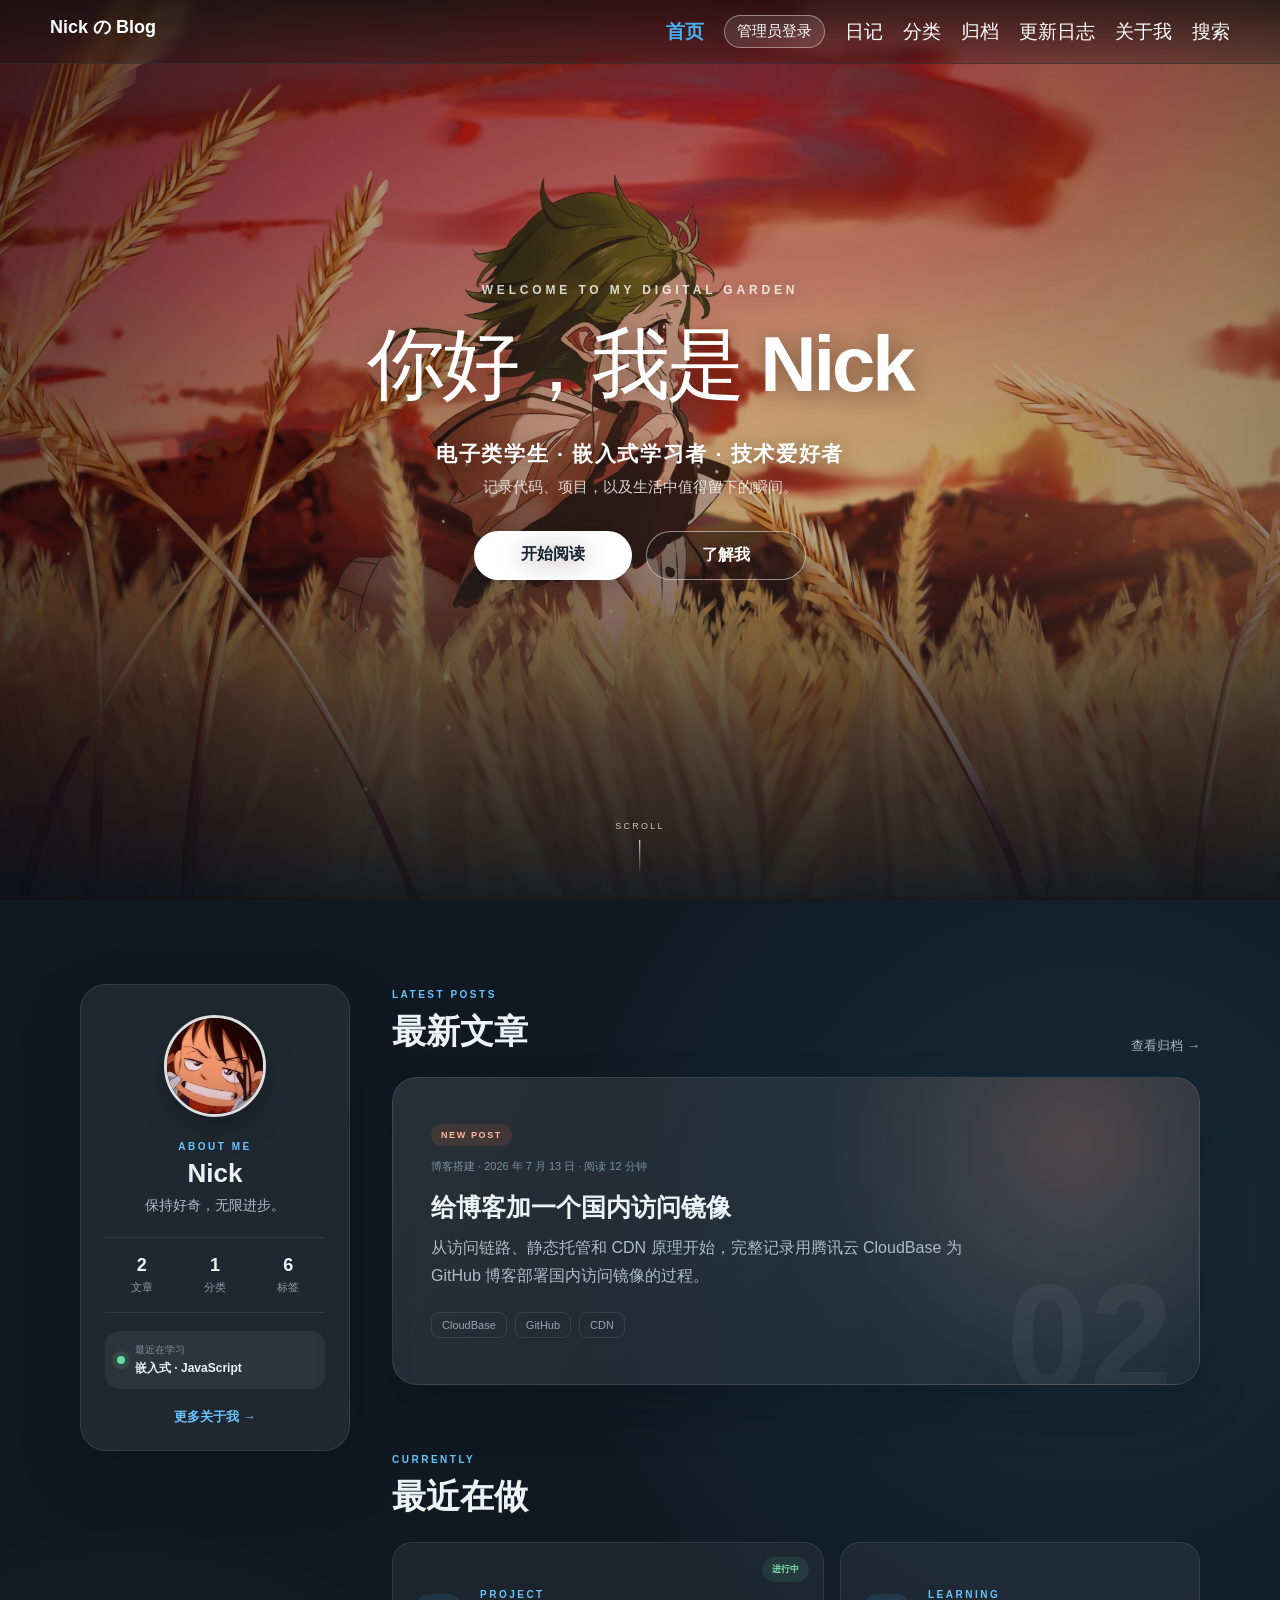
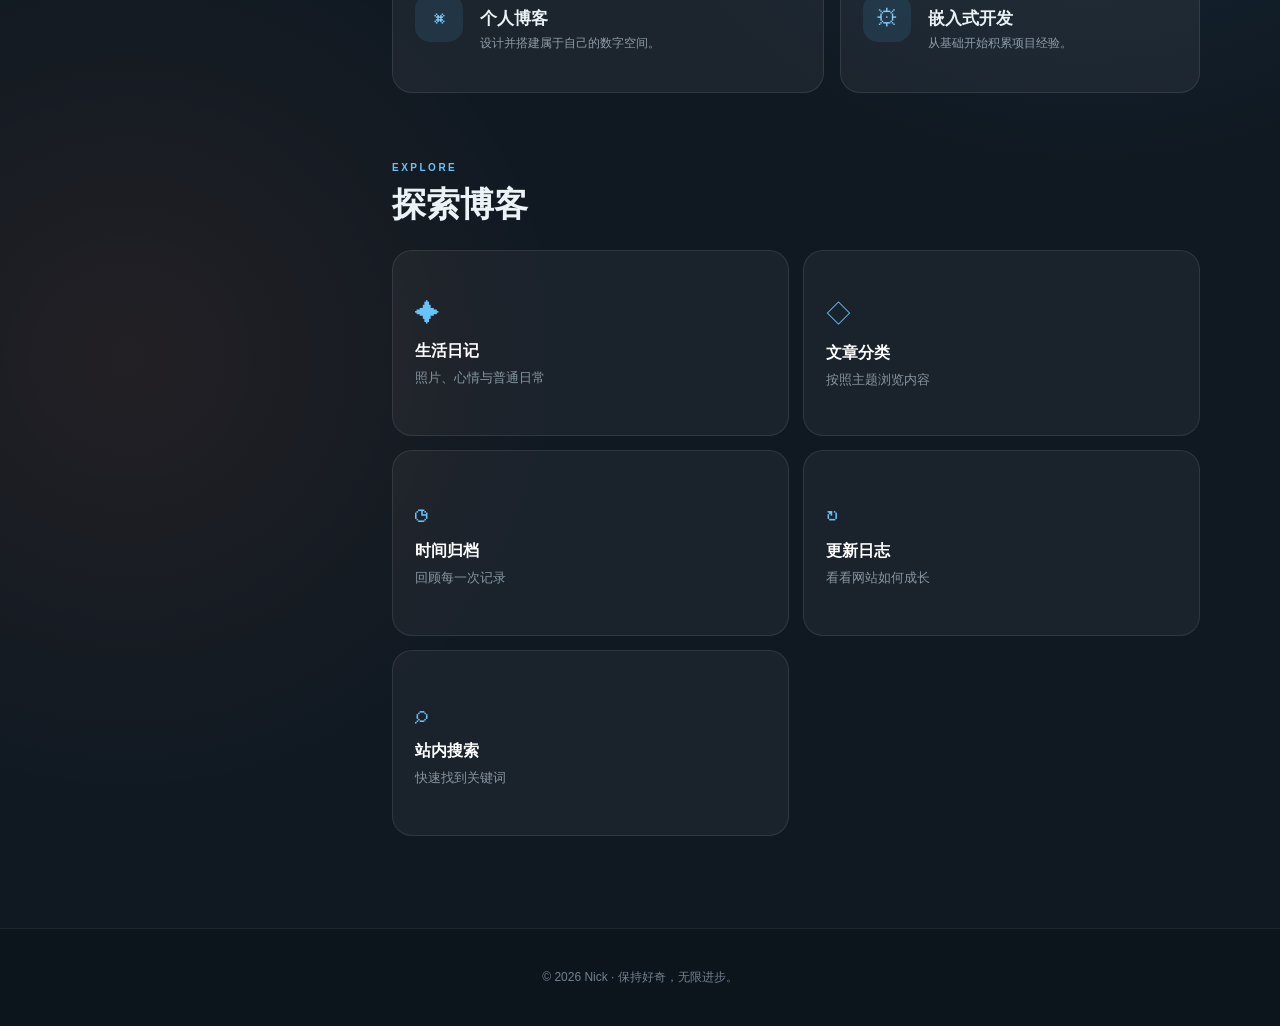
<file: index.html>
<!DOCTYPE html>
<html lang="zh-CN">

<head>
    <meta charset="UTF-8">
    <meta name="viewport" content="width=device-width, initial-scale=1.0">
    <meta name="description" content="Nick 的个人博客，记录嵌入式、前端学习、项目与生活。">
    <title>Nick の Blog</title>
    <link rel="icon" type="image/jpeg" href="favicon.jpg?v=1">
    <link rel="stylesheet" href="style.css?v=9">
    <script src="transitions.js?v=1" defer></script>
    <script src="articles.js?v=2" defer></script>
    <script src="home.js?v=2" defer></script>
</head>

<body class="home-body">
    <nav class="navbar home-navbar">
        <a class="logo" href="index.html">Nick の Blog</a>
        <div class="menu">
            <a href="index.html" class="nav-item active" aria-current="page">首页</a>
            <a href="admin/login.html" class="nav-item nav-login">管理员登录</a>
            <a href="diary.html" class="nav-item">日记</a>
            <a href="categories.html" class="nav-item">分类</a>
            <a href="archives.html" class="nav-item">归档</a>
            <a href="changelog.html" class="nav-item">更新日志</a>
            <a href="about.html" class="nav-item">关于我</a>
            <a href="search.html" class="nav-item">搜索</a>
        </div>
    </nav>

    <header class="home-hero">
        <div class="hero-shade"></div>
        <div class="hero-content">
            <span class="hero-eyebrow">WELCOME TO MY DIGITAL GARDEN</span>
            <h1>你好，我是 <strong>Nick</strong></h1>
            <p class="hero-role">电子类学生 · 嵌入式学习者 · 技术爱好者</p>
            <p class="hero-description">记录代码、项目，以及生活中值得留下的瞬间。</p>
            <div class="hero-actions">
                <a class="primary-action" href="#latest">开始阅读</a>
                <a class="secondary-action" href="about.html">了解我</a>
            </div>
        </div>
        <a class="scroll-cue" href="#home-content" aria-label="向下浏览首页内容">
            <span>SCROLL</span>
            <i aria-hidden="true"></i>
        </a>
    </header>

    <main class="home-main" id="home-content">
        <div class="home-layout">
            <aside class="home-profile-card">
                <img src="hp.jpg" alt="Nick 的头像" class="home-avatar">
                <p class="profile-label">ABOUT ME</p>
                <h2>Nick</h2>
                <p class="profile-motto">保持好奇，无限进步。</p>

                <div class="profile-stats" aria-label="博客统计">
                    <div><strong id="article-count">0</strong><span>文章</span></div>
                    <div><strong id="category-count">0</strong><span>分类</span></div>
                    <div><strong id="tag-count">0</strong><span>标签</span></div>
                </div>

                <div class="learning-now">
                    <span class="status-dot" aria-hidden="true"></span>
                    <div>
                        <small>最近在学习</small>
                        <strong>嵌入式 · JavaScript</strong>
                    </div>
                </div>

                <a class="profile-link" href="about.html">更多关于我 →</a>
            </aside>

            <div class="home-feed">
                <section class="home-section" id="latest">
                    <div class="home-section-heading">
                        <div>
                            <span>LATEST POSTS</span>
                            <h2>最新文章</h2>
                        </div>
                        <a href="archives.html">查看归档 →</a>
                    </div>

                    <article class="first-post-card" id="latest-post">
                        <div class="post-card-copy">
                            <span class="post-status">NEW POST</span>
                            <span class="post-meta" data-article-meta>博客搭建 · 2026 年 7 月 13 日 · 阅读 12 分钟</span>
                            <h3><a data-article-title href="posts/cloudbase-mirror-deployment.html">给博客加一个国内访问镜像</a></h3>
                            <p data-article-excerpt>从访问链路、静态托管和 CDN 原理开始，完整记录 CloudBase 镜像的部署过程。</p>
                            <div class="post-tags" data-article-tags>
                                <span>CloudBase</span>
                                <span>GitHub</span>
                                <span>CDN</span>
                            </div>
                        </div>
                        <span class="post-card-mark" aria-hidden="true">02</span>
                    </article>
                </section>

                <section class="home-section">
                    <div class="home-section-heading">
                        <div>
                            <span>CURRENTLY</span>
                            <h2>最近在做</h2>
                        </div>
                    </div>

                    <div class="current-grid">
                        <article class="current-card current-card-featured">
                            <span class="current-icon" aria-hidden="true">⌘</span>
                            <div>
                                <small>PROJECT</small>
                                <h3>个人博客</h3>
                                <p>设计并搭建属于自己的数字空间。</p>
                            </div>
                            <span class="progress-pill">进行中</span>
                        </article>
                        <article class="current-card">
                            <span class="current-icon" aria-hidden="true">⚙</span>
                            <div>
                                <small>LEARNING</small>
                                <h3>嵌入式开发</h3>
                                <p>从基础开始积累项目经验。</p>
                            </div>
                        </article>
                    </div>
                </section>

                <section class="home-section">
                    <div class="home-section-heading">
                        <div>
                            <span>EXPLORE</span>
                            <h2>探索博客</h2>
                        </div>
                    </div>

                    <div class="quick-links">
                        <a href="diary.html">
                            <span aria-hidden="true">✦</span>
                            <strong>生活日记</strong>
                            <small>照片、心情与普通日常</small>
                        </a>
                        <a href="categories.html">
                            <span aria-hidden="true">◇</span>
                            <strong>文章分类</strong>
                            <small>按照主题浏览内容</small>
                        </a>
                        <a href="archives.html">
                            <span aria-hidden="true">◷</span>
                            <strong>时间归档</strong>
                            <small>回顾每一次记录</small>
                        </a>
                        <a href="changelog.html">
                            <span aria-hidden="true">↻</span>
                            <strong>更新日志</strong>
                            <small>看看网站如何成长</small>
                        </a>
                        <a href="search.html">
                            <span aria-hidden="true">⌕</span>
                            <strong>站内搜索</strong>
                            <small>快速找到关键词</small>
                        </a>
                    </div>
                </section>
            </div>
        </div>
    </main>

    <footer class="home-footer">
        <p>© 2026 Nick · 保持好奇，无限进步。</p>
    </footer>
</body>

</html>
</file>
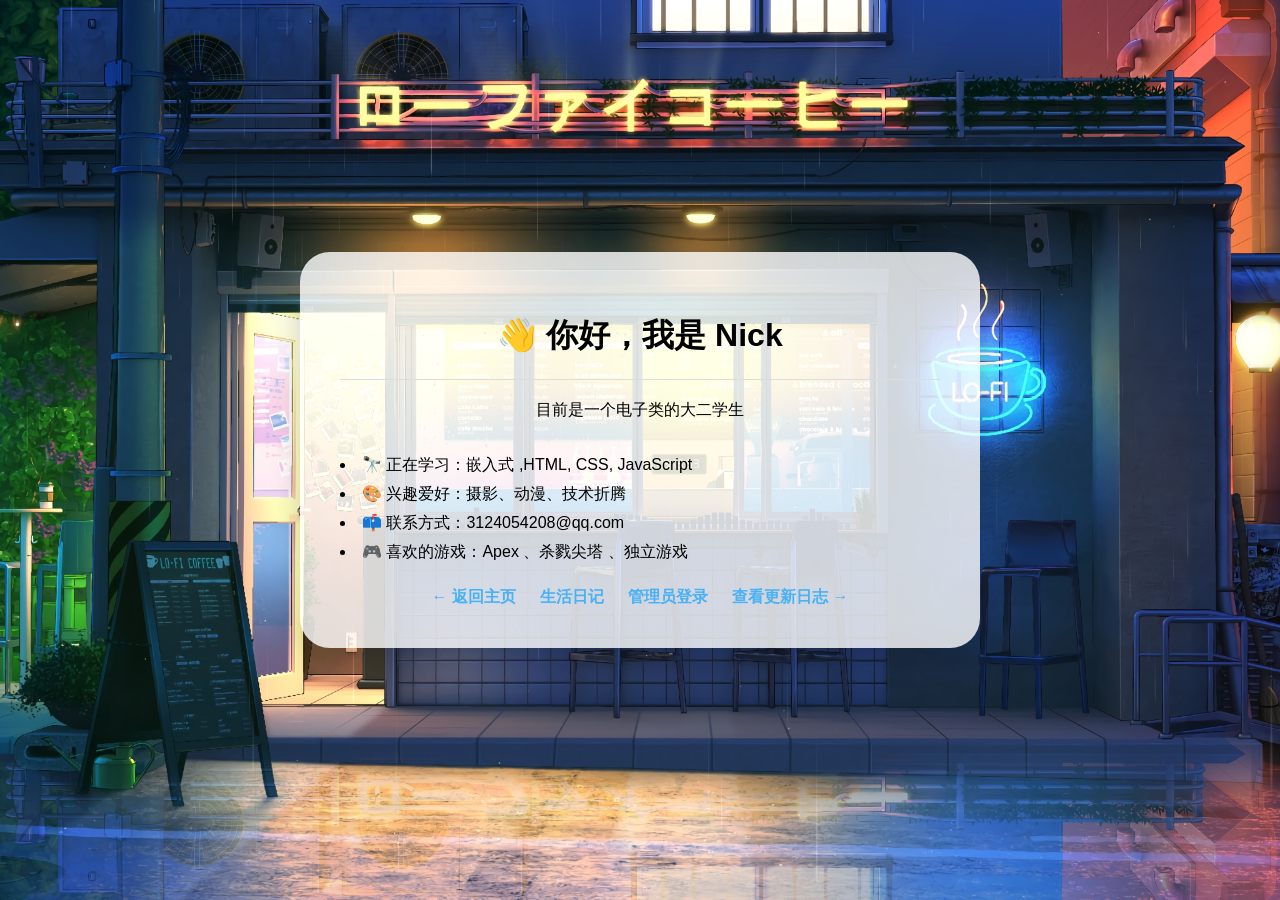
<file: about.html>
<!DOCTYPE html>
<html lang="zh-CN">

<head>
    <meta charset="UTF-8">
    <title>关于我 - Nick の Blog</title>
    <link rel="icon" type="image/jpeg" href="favicon.jpg?v=1">
    <link rel="stylesheet" href="style.css?v=9">
    <script src="transitions.js?v=1" defer></script>
    <style>
        body {
            margin: 0;
            font-family: 'Segoe UI', sans-serif;
            /* 建议用和主页一样的背景图保持统一感 */
            background: url('bg_pf.jpg') no-repeat center center fixed;
            background-size: cover;
            display: flex;
            justify-content: center;
            align-items: center;
            height: 100vh;
            /* 让内容垂直居中 */
        }

        .about-card {
            background: rgba(255, 255, 255, 0.8);
            backdrop-filter: blur(0px);
            padding: 40px;
            border-radius: 30px;
            width: 600px;
            text-align: center;
            box-shadow: 0 10px 30px rgba(0, 0, 0, 0.2);
        }

        .back-home {
            display: inline-block;
            text-decoration: none;
            color: #49b1f5;
            font-weight: bold;
        }

        .about-links {
            display: flex;
            justify-content: center;
            gap: 24px;
            margin-top: 20px;
        }

        /* 1. 定义动画“剧本” */
        @keyframes fadeInUp {
            from {
                opacity: 0;
                transform: translateY(30px);
                /* 从下方30像素处开始 */
            }

            to {
                opacity: 1;
                transform: translateY(0);
                /* 回到原始位置 */
            }
        }

        /* 2. 将动画应用到卡片上 */
        .about-card {
            /* ... 你之前的样式保持不变 ... */

            animation: fadeInUp 1s ease-out;
            /* 持续0.8秒，先快后慢 */
        }

        /* 让标题先出来，段落晚一点点 */
        .about-card h1 {
            animation: fadeInUp 0.8s ease-out;
        }

        .about-card p,
        .about-card div {
            opacity: 0;
            /* 初始隐藏 */
            animation: fadeInUp 0.8s ease-out forwards;
            /* forwards 让动画停在最后一帧 */
            animation-delay: 0.3s;
            /* 延迟0.3秒再开始 */
        }
    </style>
</head>

<body>

    <div class="about-card">
        <h1>👋 你好，我是 Nick</h1>
        <hr style="border: 0; border-top: 1px solid #ddd; margin: 20px 0;">
        <p>目前是一个电子类的大二学生</p>
        <p></p>

        <div style="margin-top: 30px; text-align: left; line-height: 1.8;">
            <li>🔭 正在学习：嵌入式 ,HTML, CSS, JavaScript</li>
            <li>🎨 兴趣爱好：摄影、动漫、技术折腾</li>
            <li>📫 联系方式：3124054208@qq.com</li>
            <li>🎮 喜欢的游戏：Apex 、杀戮尖塔 、独立游戏
        </div>

        <nav class="about-links" aria-label="关于我页面导航">
            <a href="index.html" class="back-home">← 返回主页</a>
            <a href="diary.html" class="back-home">生活日记</a>
            <a href="admin/login.html" class="back-home">管理员登录</a>
            <a href="changelog.html" class="back-home">查看更新日志 →</a>
        </nav>
    </div>

</body>

</html>
</file>
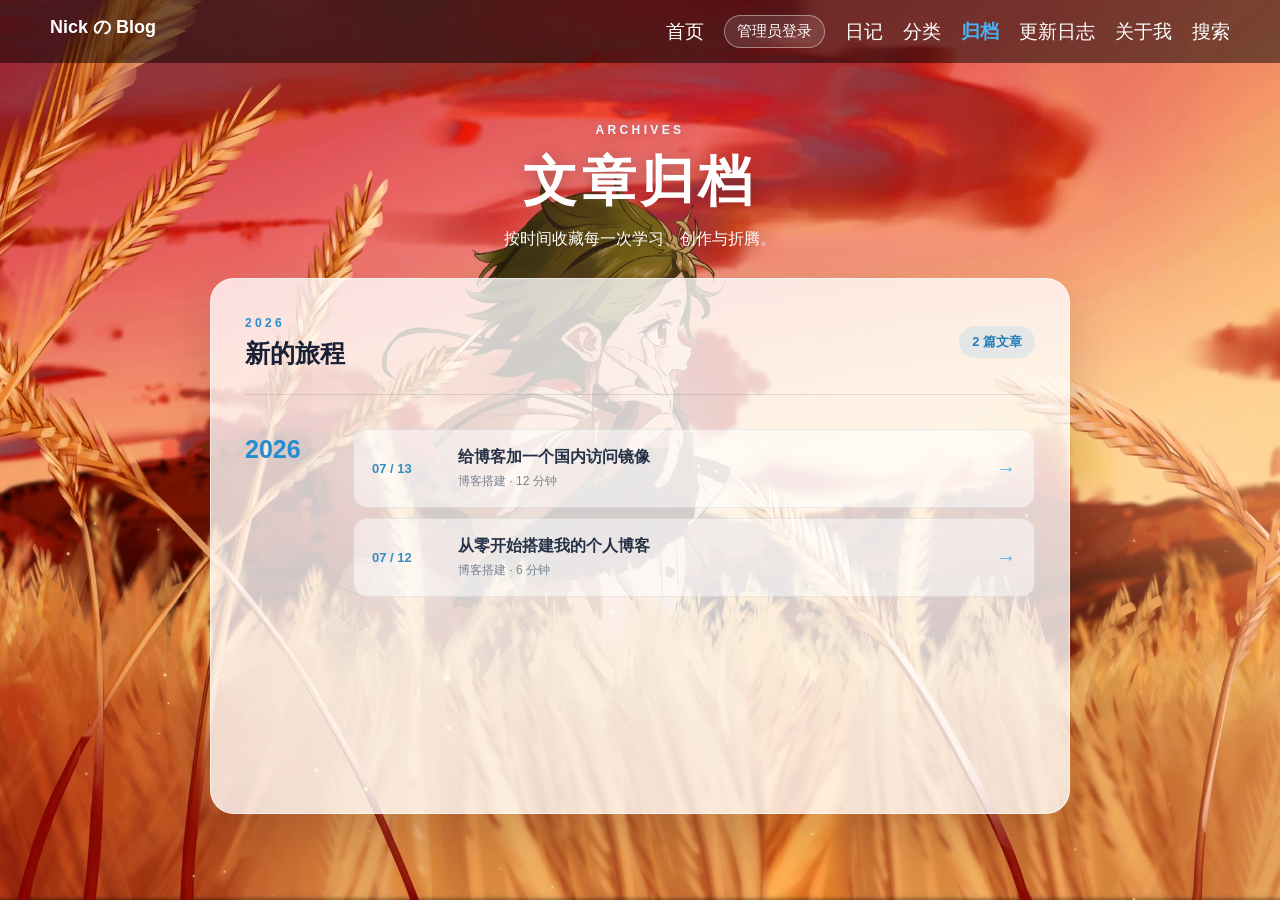
<file: archives.html>
<!DOCTYPE html>
<html lang="zh-CN">

<head>
    <meta charset="UTF-8">
    <meta name="viewport" content="width=device-width, initial-scale=1.0">
    <title>归档 - Nick の Blog</title>
    <link rel="icon" type="image/jpeg" href="favicon.jpg?v=1">
    <link rel="stylesheet" href="style.css?v=9">
    <script src="transitions.js?v=1" defer></script>
    <script src="articles.js?v=2" defer></script>
    <script src="listing.js" defer></script>
</head>

<body class="page-body">
    <nav class="navbar">
        <a class="logo" href="index.html">Nick の Blog</a>
        <div class="menu">
            <a href="index.html" class="nav-item">首页</a>
            <a href="admin/login.html" class="nav-item nav-login">管理员登录</a>
            <a href="diary.html" class="nav-item">日记</a>
            <a href="categories.html" class="nav-item">分类</a>
            <a href="archives.html" class="nav-item active" aria-current="page">归档</a>
            <a href="changelog.html" class="nav-item">更新日志</a>
            <a href="about.html" class="nav-item">关于我</a>
            <a href="search.html" class="nav-item">搜索</a>
        </div>
    </nav>

    <main class="page-wrapper">
        <header class="page-heading">
            <span class="page-kicker">ARCHIVES</span>
            <h1>文章归档</h1>
            <p>按时间收藏每一次学习、创作与折腾。</p>
        </header>

        <section class="content-card archive-card" aria-labelledby="archive-title">
            <div class="section-title-row">
                <div>
                    <span class="section-eyebrow">2026</span>
                    <h2 id="archive-title">新的旅程</h2>
                </div>
                <span class="count-badge" id="archive-count">0 篇文章</span>
            </div>

            <div class="archive-list" id="archive-list">
                <div class="empty-state">
                    <span class="empty-icon" aria-hidden="true">✦</span>
                    <h3>第一篇文章正在路上</h3>
                    <p>文章发布后，会按照年份和日期自动整理在这里。</p>
                </div>
            </div>
        </section>
    </main>
</body>

</html>
</file>
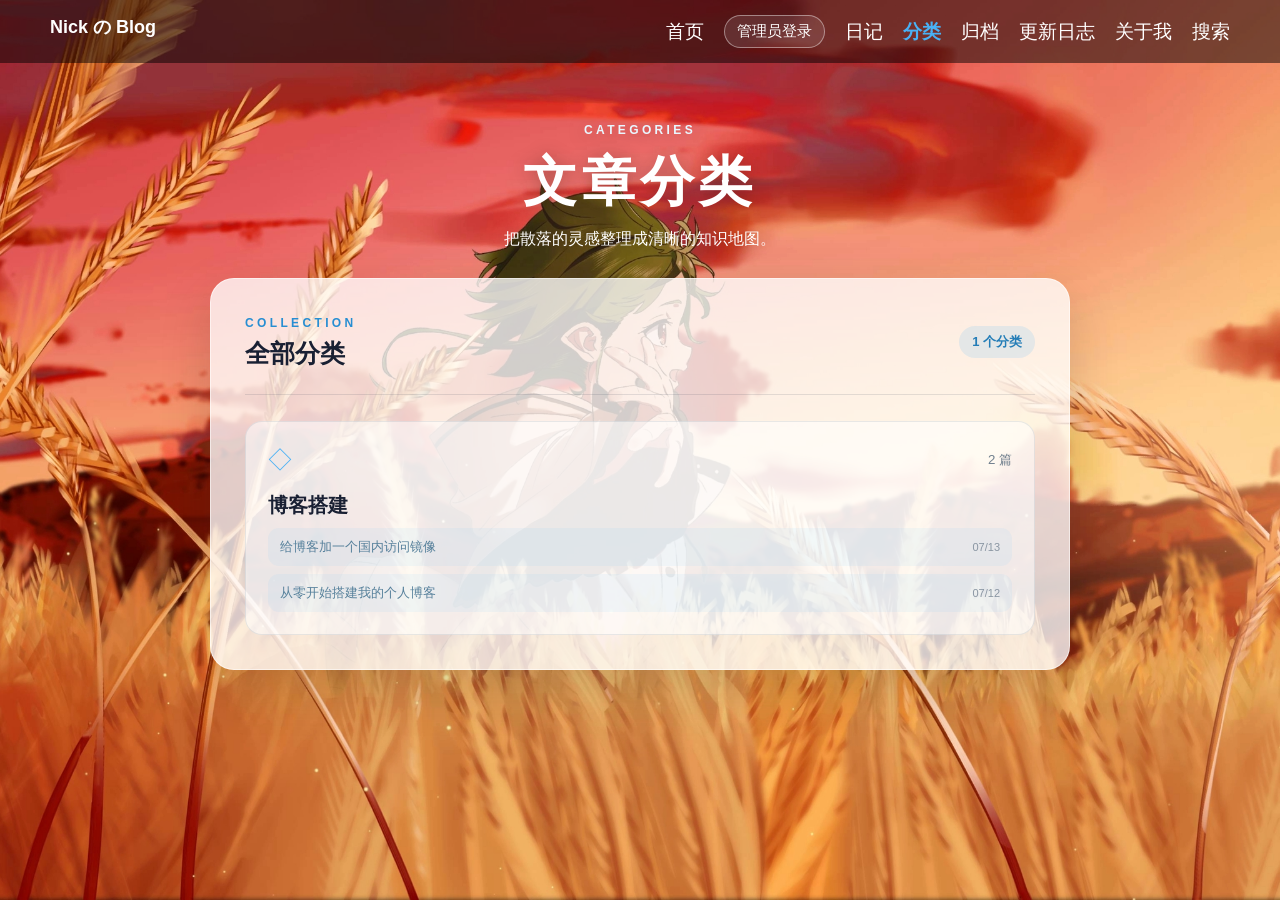
<file: categories.html>
<!DOCTYPE html>
<html lang="zh-CN">

<head>
    <meta charset="UTF-8">
    <meta name="viewport" content="width=device-width, initial-scale=1.0">
    <title>分类 - Nick の Blog</title>
    <link rel="icon" type="image/jpeg" href="favicon.jpg?v=1">
    <link rel="stylesheet" href="style.css?v=9">
    <script src="transitions.js?v=1" defer></script>
    <script src="articles.js?v=2" defer></script>
    <script src="listing.js?v=2" defer></script>
</head>

<body class="page-body">
    <nav class="navbar">
        <a class="logo" href="index.html">Nick の Blog</a>
        <div class="menu">
            <a href="index.html" class="nav-item">首页</a>
            <a href="admin/login.html" class="nav-item nav-login">管理员登录</a>
            <a href="diary.html" class="nav-item">日记</a>
            <a href="categories.html" class="nav-item active" aria-current="page">分类</a>
            <a href="archives.html" class="nav-item">归档</a>
            <a href="changelog.html" class="nav-item">更新日志</a>
            <a href="about.html" class="nav-item">关于我</a>
            <a href="search.html" class="nav-item">搜索</a>
        </div>
    </nav>

    <main class="page-wrapper">
        <header class="page-heading">
            <span class="page-kicker">CATEGORIES</span>
            <h1>文章分类</h1>
            <p>把散落的灵感整理成清晰的知识地图。</p>
        </header>

        <section class="content-card" aria-labelledby="category-title">
            <div class="section-title-row">
                <div>
                    <span class="section-eyebrow">COLLECTION</span>
                    <h2 id="category-title">全部分类</h2>
                </div>
                <span class="count-badge" id="category-count-page">0 个分类</span>
            </div>

            <div class="category-grid" id="category-list">
                <div class="empty-state">
                    <span class="empty-icon" aria-hidden="true">◇</span>
                    <h3>分类栏还是空的</h3>
                    <p>发布文章后，分类会显示在这里。</p>
                </div>
            </div>
        </section>
    </main>
</body>

</html>
</file>
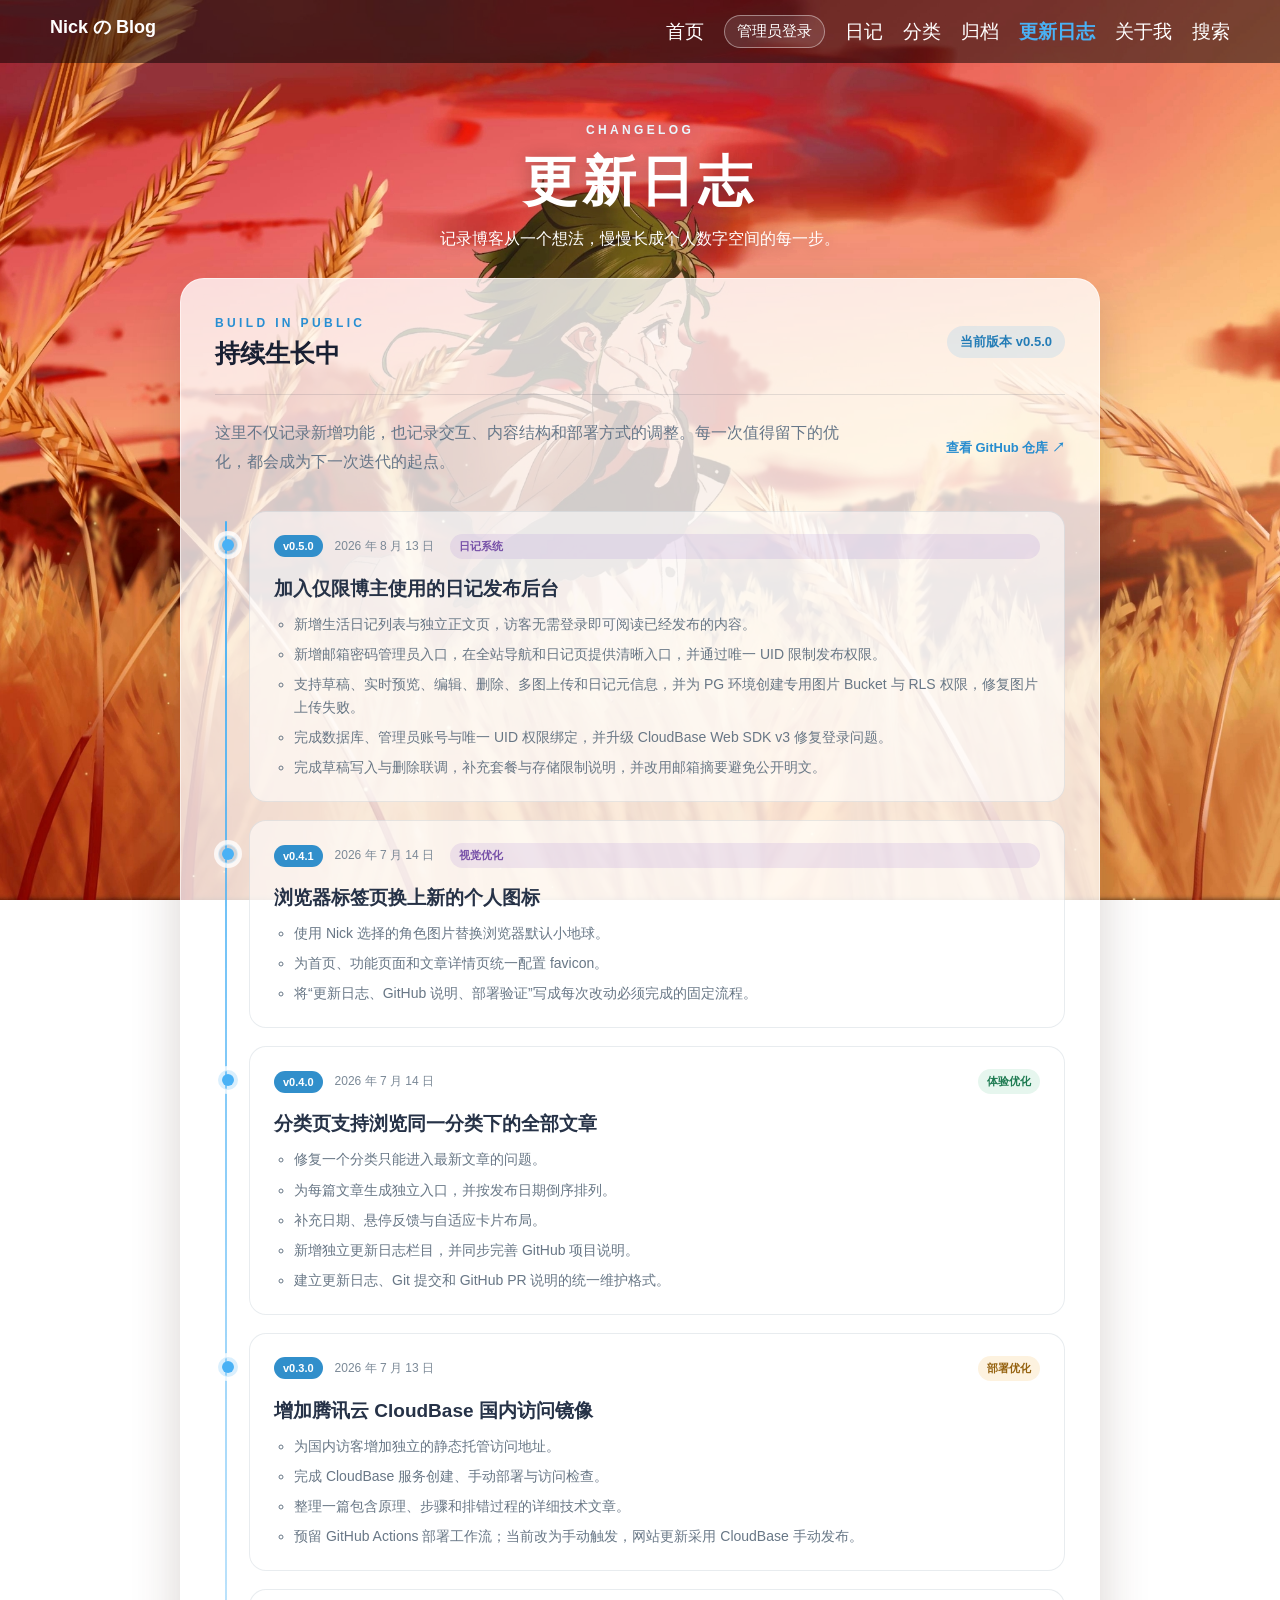
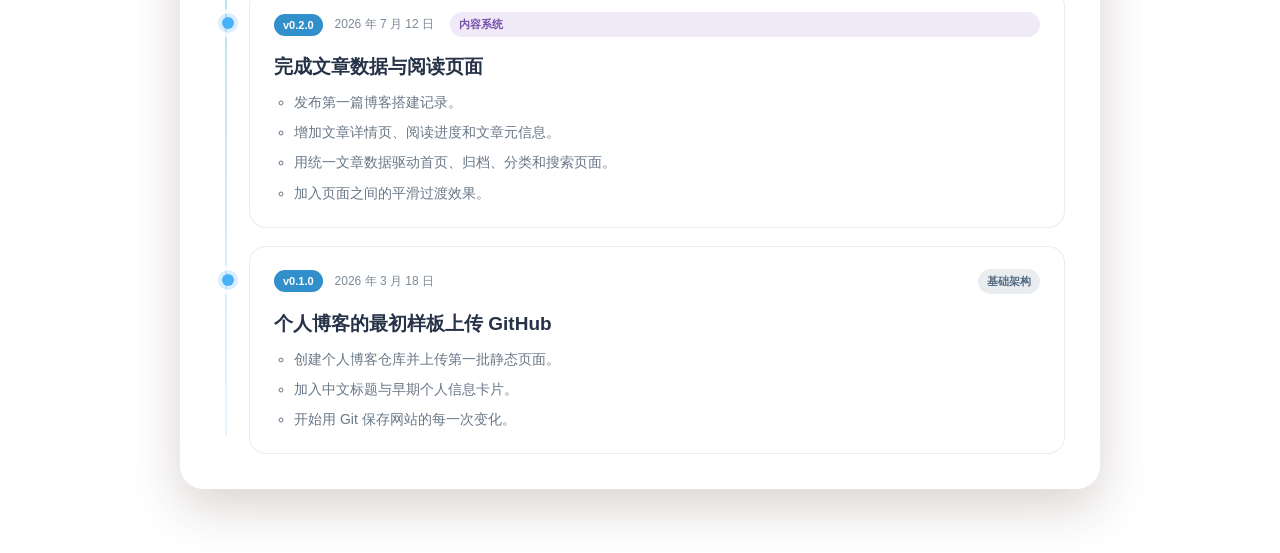
<file: changelog.html>
<!DOCTYPE html>
<html lang="zh-CN">

<head>
    <meta charset="UTF-8">
    <meta name="viewport" content="width=device-width, initial-scale=1.0">
    <meta name="description" content="Nick の Blog 更新日志，记录网站功能、界面与部署方式的持续优化。">
    <title>更新日志 - Nick の Blog</title>
    <link rel="icon" type="image/jpeg" href="favicon.jpg?v=1">
    <link rel="stylesheet" href="style.css?v=9">
    <script src="transitions.js?v=1" defer></script>
</head>

<body class="page-body">
    <nav class="navbar">
        <a class="logo" href="index.html">Nick の Blog</a>
        <div class="menu">
            <a href="index.html" class="nav-item">首页</a>
            <a href="admin/login.html" class="nav-item nav-login">管理员登录</a>
            <a href="diary.html" class="nav-item">日记</a>
            <a href="categories.html" class="nav-item">分类</a>
            <a href="archives.html" class="nav-item">归档</a>
            <a href="changelog.html" class="nav-item active" aria-current="page">更新日志</a>
            <a href="about.html" class="nav-item">关于我</a>
            <a href="search.html" class="nav-item">搜索</a>
        </div>
    </nav>

    <main class="page-wrapper changelog-page">
        <header class="page-heading">
            <span class="page-kicker">CHANGELOG</span>
            <h1>更新日志</h1>
            <p>记录博客从一个想法，慢慢长成个人数字空间的每一步。</p>
        </header>

        <section class="content-card" aria-labelledby="changelog-title">
            <div class="section-title-row">
                <div>
                    <span class="section-eyebrow">BUILD IN PUBLIC</span>
                    <h2 id="changelog-title">持续生长中</h2>
                </div>
                <span class="count-badge">当前版本 v0.5.0</span>
            </div>

            <div class="changelog-intro">
                <p>这里不仅记录新增功能，也记录交互、内容结构和部署方式的调整。每一次值得留下的优化，都会成为下一次迭代的起点。</p>
                <a href="https://github.com/Nick-Easton/Nick-Easton.github.io" target="_blank" rel="noreferrer">查看 GitHub 仓库 ↗</a>
            </div>

            <ol class="changelog-list">
                <li class="changelog-entry">
                    <span class="changelog-dot" aria-hidden="true"></span>
                    <article>
                        <header class="changelog-entry-head">
                            <div>
                                <span class="version-badge">v0.5.0</span>
                                <time datetime="2026-08-13">2026 年 8 月 13 日</time>
                            </div>
                            <span class="change-type content">日记系统</span>
                        </header>
                        <h3>加入仅限博主使用的日记发布后台</h3>
                        <ul>
                            <li>新增生活日记列表与独立正文页，访客无需登录即可阅读已经发布的内容。</li>
                            <li>新增邮箱密码管理员入口，在全站导航和日记页提供清晰入口，并通过唯一 UID 限制发布权限。</li>
                            <li>支持草稿、实时预览、编辑、删除、多图上传和日记元信息，并为 PG 环境创建专用图片 Bucket 与 RLS 权限，修复图片上传失败。</li>
                            <li>完成数据库、管理员账号与唯一 UID 权限绑定，并升级 CloudBase Web SDK v3 修复登录问题。</li>
                            <li>完成草稿写入与删除联调，补充套餐与存储限制说明，并改用邮箱摘要避免公开明文。</li>
                        </ul>
                    </article>
                </li>

                <li class="changelog-entry">
                    <span class="changelog-dot" aria-hidden="true"></span>
                    <article>
                        <header class="changelog-entry-head">
                            <div>
                                <span class="version-badge">v0.4.1</span>
                                <time datetime="2026-07-14">2026 年 7 月 14 日</time>
                            </div>
                            <span class="change-type content">视觉优化</span>
                        </header>
                        <h3>浏览器标签页换上新的个人图标</h3>
                        <ul>
                            <li>使用 Nick 选择的角色图片替换浏览器默认小地球。</li>
                            <li>为首页、功能页面和文章详情页统一配置 favicon。</li>
                            <li>将“更新日志、GitHub 说明、部署验证”写成每次改动必须完成的固定流程。</li>
                        </ul>
                    </article>
                </li>

                <li class="changelog-entry">
                    <span class="changelog-dot" aria-hidden="true"></span>
                    <article>
                        <header class="changelog-entry-head">
                            <div>
                                <span class="version-badge">v0.4.0</span>
                                <time datetime="2026-07-14">2026 年 7 月 14 日</time>
                            </div>
                            <span class="change-type">体验优化</span>
                        </header>
                        <h3>分类页支持浏览同一分类下的全部文章</h3>
                        <ul>
                            <li>修复一个分类只能进入最新文章的问题。</li>
                            <li>为每篇文章生成独立入口，并按发布日期倒序排列。</li>
                            <li>补充日期、悬停反馈与自适应卡片布局。</li>
                            <li>新增独立更新日志栏目，并同步完善 GitHub 项目说明。</li>
                            <li>建立更新日志、Git 提交和 GitHub PR 说明的统一维护格式。</li>
                        </ul>
                    </article>
                </li>

                <li class="changelog-entry">
                    <span class="changelog-dot" aria-hidden="true"></span>
                    <article>
                        <header class="changelog-entry-head">
                            <div>
                                <span class="version-badge">v0.3.0</span>
                                <time datetime="2026-07-13">2026 年 7 月 13 日</time>
                            </div>
                            <span class="change-type deployment">部署优化</span>
                        </header>
                        <h3>增加腾讯云 CloudBase 国内访问镜像</h3>
                        <ul>
                            <li>为国内访客增加独立的静态托管访问地址。</li>
                            <li>完成 CloudBase 服务创建、手动部署与访问检查。</li>
                            <li>整理一篇包含原理、步骤和排错过程的详细技术文章。</li>
                            <li>预留 GitHub Actions 部署工作流；当前改为手动触发，网站更新采用 CloudBase 手动发布。</li>
                        </ul>
                    </article>
                </li>

                <li class="changelog-entry">
                    <span class="changelog-dot" aria-hidden="true"></span>
                    <article>
                        <header class="changelog-entry-head">
                            <div>
                                <span class="version-badge">v0.2.0</span>
                                <time datetime="2026-07-12">2026 年 7 月 12 日</time>
                            </div>
                            <span class="change-type content">内容系统</span>
                        </header>
                        <h3>完成文章数据与阅读页面</h3>
                        <ul>
                            <li>发布第一篇博客搭建记录。</li>
                            <li>增加文章详情页、阅读进度和文章元信息。</li>
                            <li>用统一文章数据驱动首页、归档、分类和搜索页面。</li>
                            <li>加入页面之间的平滑过渡效果。</li>
                        </ul>
                    </article>
                </li>

                <li class="changelog-entry">
                    <span class="changelog-dot" aria-hidden="true"></span>
                    <article>
                        <header class="changelog-entry-head">
                            <div>
                                <span class="version-badge">v0.1.0</span>
                                <time datetime="2026-03-18">2026 年 3 月 18 日</time>
                            </div>
                            <span class="change-type foundation">基础架构</span>
                        </header>
                        <h3>个人博客的最初样板上传 GitHub</h3>
                        <ul>
                            <li>创建个人博客仓库并上传第一批静态页面。</li>
                            <li>加入中文标题与早期个人信息卡片。</li>
                            <li>开始用 Git 保存网站的每一次变化。</li>
                        </ul>
                    </article>
                </li>
            </ol>
        </section>
    </main>
</body>

</html>
</file>
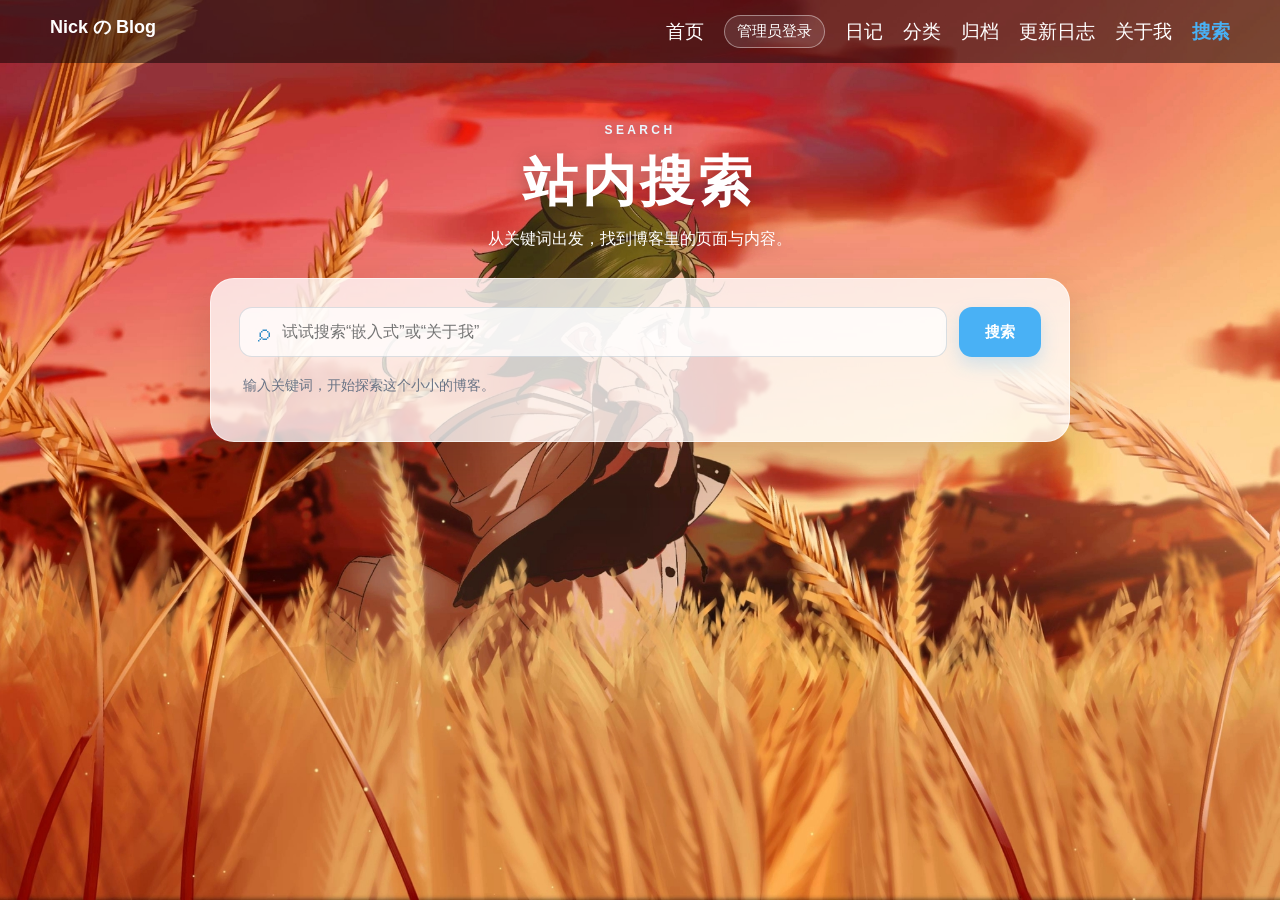
<file: search.html>
<!DOCTYPE html>
<html lang="zh-CN">

<head>
    <meta charset="UTF-8">
    <meta name="viewport" content="width=device-width, initial-scale=1.0">
    <title>搜索 - Nick の Blog</title>
    <link rel="icon" type="image/jpeg" href="favicon.jpg?v=1">
    <link rel="stylesheet" href="style.css?v=9">
    <script src="transitions.js?v=1" defer></script>
    <script src="articles.js?v=2" defer></script>
    <script src="search.js" defer></script>
</head>

<body class="page-body">
    <nav class="navbar">
        <a class="logo" href="index.html">Nick の Blog</a>
        <div class="menu">
            <a href="index.html" class="nav-item">首页</a>
            <a href="admin/login.html" class="nav-item nav-login">管理员登录</a>
            <a href="diary.html" class="nav-item">日记</a>
            <a href="categories.html" class="nav-item">分类</a>
            <a href="archives.html" class="nav-item">归档</a>
            <a href="changelog.html" class="nav-item">更新日志</a>
            <a href="about.html" class="nav-item">关于我</a>
            <a href="search.html" class="nav-item active" aria-current="page">搜索</a>
        </div>
    </nav>

    <main class="page-wrapper search-page">
        <header class="page-heading">
            <span class="page-kicker">SEARCH</span>
            <h1>站内搜索</h1>
            <p>从关键词出发，找到博客里的页面与内容。</p>
        </header>

        <section class="content-card search-card" aria-labelledby="search-title">
            <h2 id="search-title" class="visually-hidden">搜索博客</h2>
            <form class="search-form" id="search-form" role="search">
                <label class="search-box" for="search-input">
                    <span aria-hidden="true">⌕</span>
                    <input id="search-input" type="search" placeholder="试试搜索“嵌入式”或“关于我”" autocomplete="off">
                </label>
                <button type="submit" class="search-button">搜索</button>
            </form>

            <p class="search-hint" id="search-status" aria-live="polite">输入关键词，开始探索这个小小的博客。</p>
            <div class="search-results" id="search-results"></div>
        </section>
    </main>
</body>

</html>
</file>
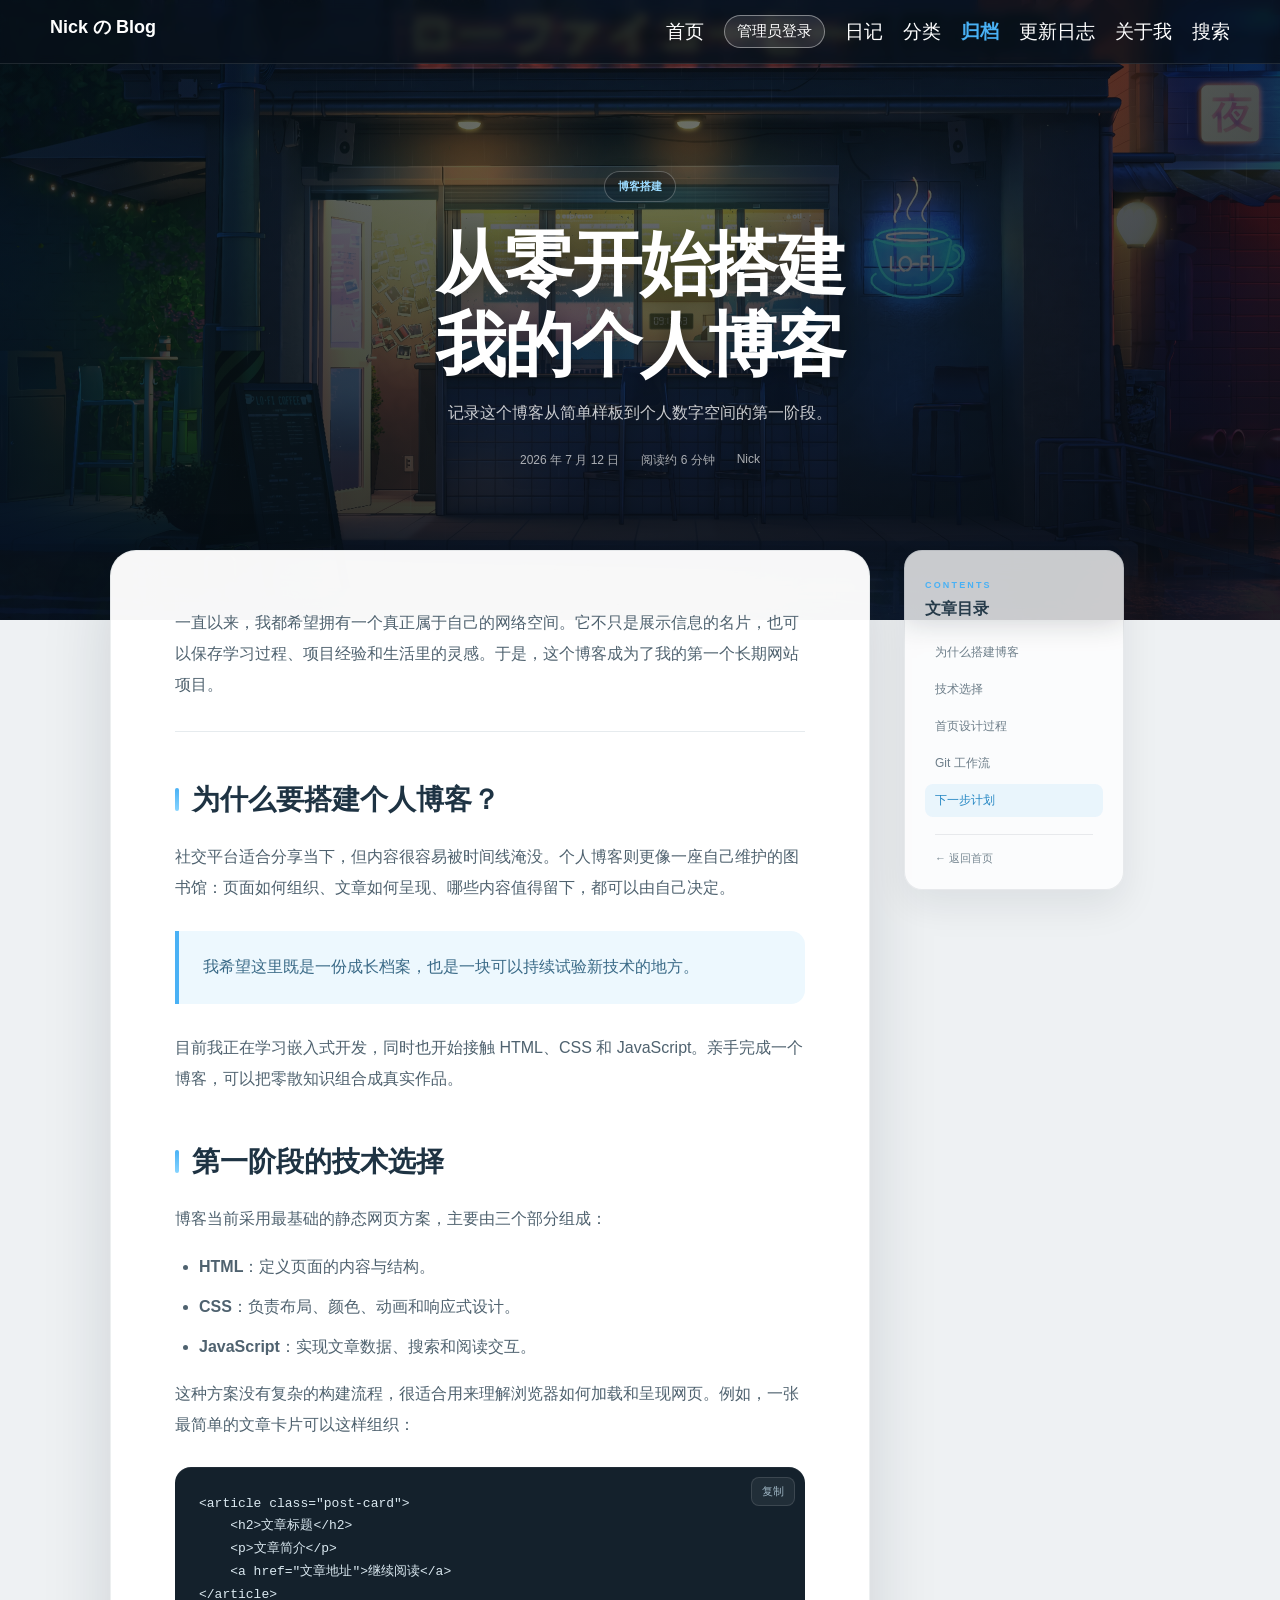
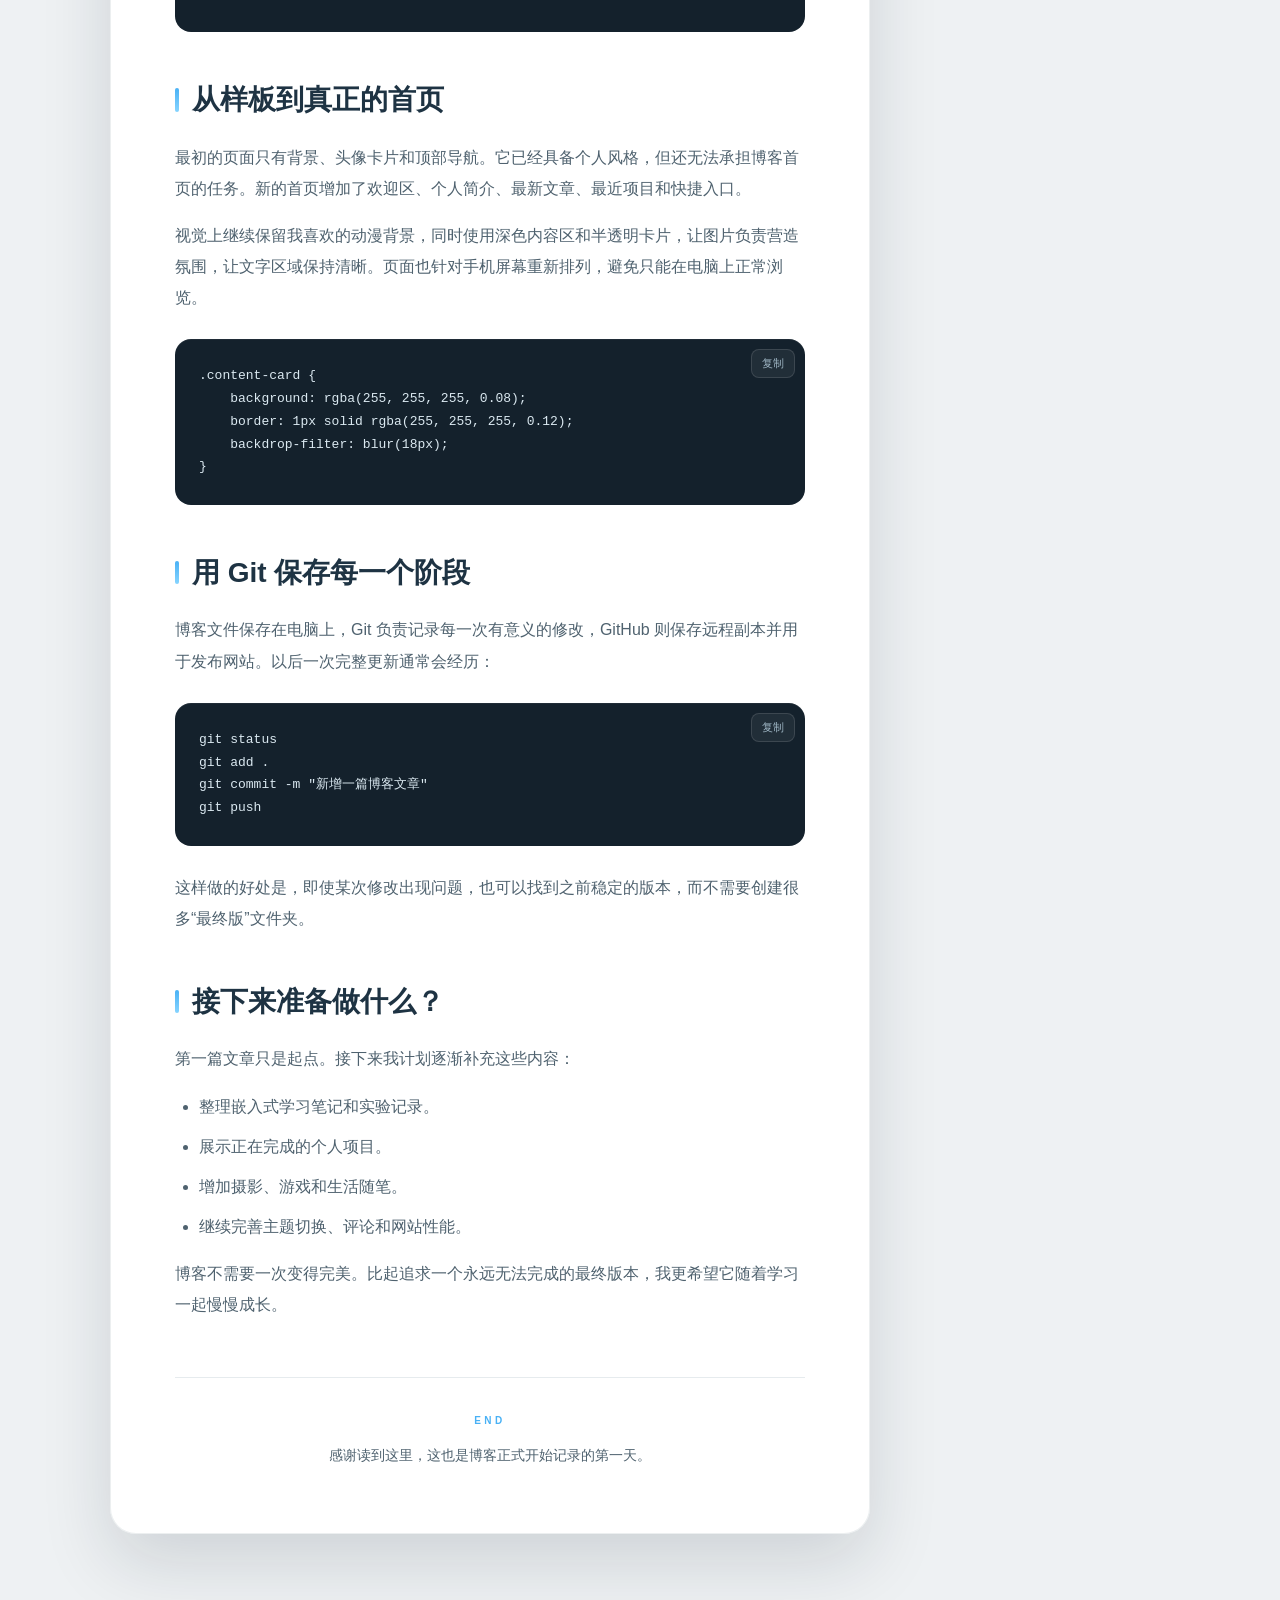
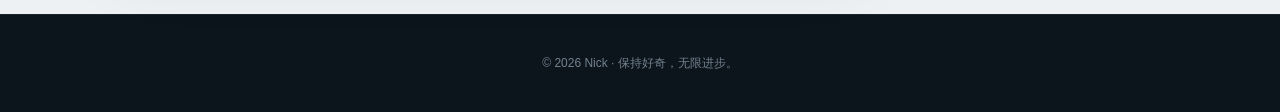
<file: posts/building-my-blog.html>
<!DOCTYPE html>
<html lang="zh-CN">

<head>
    <meta charset="UTF-8">
    <meta name="viewport" content="width=device-width, initial-scale=1.0">
    <meta name="description" content="记录 Nick 的个人博客从简单静态页面到完整博客架构的搭建过程。">
    <title>从零开始搭建我的个人博客 - Nick の Blog</title>
    <link rel="icon" type="image/jpeg" href="../favicon.jpg?v=1">
    <link rel="stylesheet" href="../style.css?v=9">
    <script src="../transitions.js?v=1" defer></script>
    <script src="../article.js?v=4" defer></script>
</head>

<body class="article-body">
    <div class="reading-progress" id="reading-progress" aria-hidden="true"></div>

    <nav class="navbar article-navbar">
        <a class="logo" href="../index.html">Nick の Blog</a>
        <div class="menu">
            <a href="../index.html" class="nav-item">首页</a>
            <a href="../admin/login.html" class="nav-item nav-login">管理员登录</a>
            <a href="../diary.html" class="nav-item">日记</a>
            <a href="../categories.html" class="nav-item">分类</a>
            <a href="../archives.html" class="nav-item active">归档</a>
            <a href="../changelog.html" class="nav-item">更新日志</a>
            <a href="../about.html" class="nav-item">关于我</a>
            <a href="../search.html" class="nav-item">搜索</a>
        </div>
    </nav>

    <header class="article-hero">
        <div class="article-hero-shade"></div>
        <div class="article-hero-content">
            <a class="article-category" href="../categories.html">博客搭建</a>
            <h1>从零开始搭建<br>我的个人博客</h1>
            <p>记录这个博客从简单样板到个人数字空间的第一阶段。</p>
            <div class="article-meta">
                <time datetime="2026-07-12">2026 年 7 月 12 日</time>
                <span>阅读约 6 分钟</span>
                <span>Nick</span>
            </div>
        </div>
    </header>

    <main class="article-page">
        <article class="article-content">
            <p class="article-lead">一直以来，我都希望拥有一个真正属于自己的网络空间。它不只是展示信息的名片，也可以保存学习过程、项目经验和生活里的灵感。于是，这个博客成为了我的第一个长期网站项目。</p>

            <section id="why-blog">
                <h2>为什么要搭建个人博客？</h2>
                <p>社交平台适合分享当下，但内容很容易被时间线淹没。个人博客则更像一座自己维护的图书馆：页面如何组织、文章如何呈现、哪些内容值得留下，都可以由自己决定。</p>
                <blockquote>我希望这里既是一份成长档案，也是一块可以持续试验新技术的地方。</blockquote>
                <p>目前我正在学习嵌入式开发，同时也开始接触 HTML、CSS 和 JavaScript。亲手完成一个博客，可以把零散知识组合成真实作品。</p>
            </section>

            <section id="tech-choice">
                <h2>第一阶段的技术选择</h2>
                <p>博客当前采用最基础的静态网页方案，主要由三个部分组成：</p>
                <ul>
                    <li><strong>HTML</strong>：定义页面的内容与结构。</li>
                    <li><strong>CSS</strong>：负责布局、颜色、动画和响应式设计。</li>
                    <li><strong>JavaScript</strong>：实现文章数据、搜索和阅读交互。</li>
                </ul>
                <p>这种方案没有复杂的构建流程，很适合用来理解浏览器如何加载和呈现网页。例如，一张最简单的文章卡片可以这样组织：</p>
                <pre><code>&lt;article class="post-card"&gt;
    &lt;h2&gt;文章标题&lt;/h2&gt;
    &lt;p&gt;文章简介&lt;/p&gt;
    &lt;a href="文章地址"&gt;继续阅读&lt;/a&gt;
&lt;/article&gt;</code></pre>
            </section>

            <section id="design-process">
                <h2>从样板到真正的首页</h2>
                <p>最初的页面只有背景、头像卡片和顶部导航。它已经具备个人风格，但还无法承担博客首页的任务。新的首页增加了欢迎区、个人简介、最新文章、最近项目和快捷入口。</p>
                <p>视觉上继续保留我喜欢的动漫背景，同时使用深色内容区和半透明卡片，让图片负责营造氛围，让文字区域保持清晰。页面也针对手机屏幕重新排列，避免只能在电脑上正常浏览。</p>
                <pre><code>.content-card {
    background: rgba(255, 255, 255, 0.08);
    border: 1px solid rgba(255, 255, 255, 0.12);
    backdrop-filter: blur(18px);
}</code></pre>
            </section>

            <section id="git-workflow">
                <h2>用 Git 保存每一个阶段</h2>
                <p>博客文件保存在电脑上，Git 负责记录每一次有意义的修改，GitHub 则保存远程副本并用于发布网站。以后一次完整更新通常会经历：</p>
                <pre><code>git status
git add .
git commit -m "新增一篇博客文章"
git push</code></pre>
                <p>这样做的好处是，即使某次修改出现问题，也可以找到之前稳定的版本，而不需要创建很多“最终版”文件夹。</p>
            </section>

            <section id="next-step">
                <h2>接下来准备做什么？</h2>
                <p>第一篇文章只是起点。接下来我计划逐渐补充这些内容：</p>
                <ul>
                    <li>整理嵌入式学习笔记和实验记录。</li>
                    <li>展示正在完成的个人项目。</li>
                    <li>增加摄影、游戏和生活随笔。</li>
                    <li>继续完善主题切换、评论和网站性能。</li>
                </ul>
                <p>博客不需要一次变得完美。比起追求一个永远无法完成的最终版本，我更希望它随着学习一起慢慢成长。</p>
            </section>

            <footer class="article-ending">
                <span>END</span>
                <p>感谢读到这里，这也是博客正式开始记录的第一天。</p>
            </footer>
        </article>

        <aside class="article-toc" aria-label="文章目录">
            <span>CONTENTS</span>
            <strong>文章目录</strong>
            <nav>
                <a class="active" href="#why-blog">为什么搭建博客</a>
                <a href="#tech-choice">技术选择</a>
                <a href="#design-process">首页设计过程</a>
                <a href="#git-workflow">Git 工作流</a>
                <a href="#next-step">下一步计划</a>
            </nav>
            <a class="toc-back" href="../index.html">← 返回首页</a>
        </aside>
    </main>

    <footer class="home-footer">
        <p>© 2026 Nick · 保持好奇，无限进步。</p>
    </footer>
</body>

</html>
</file>
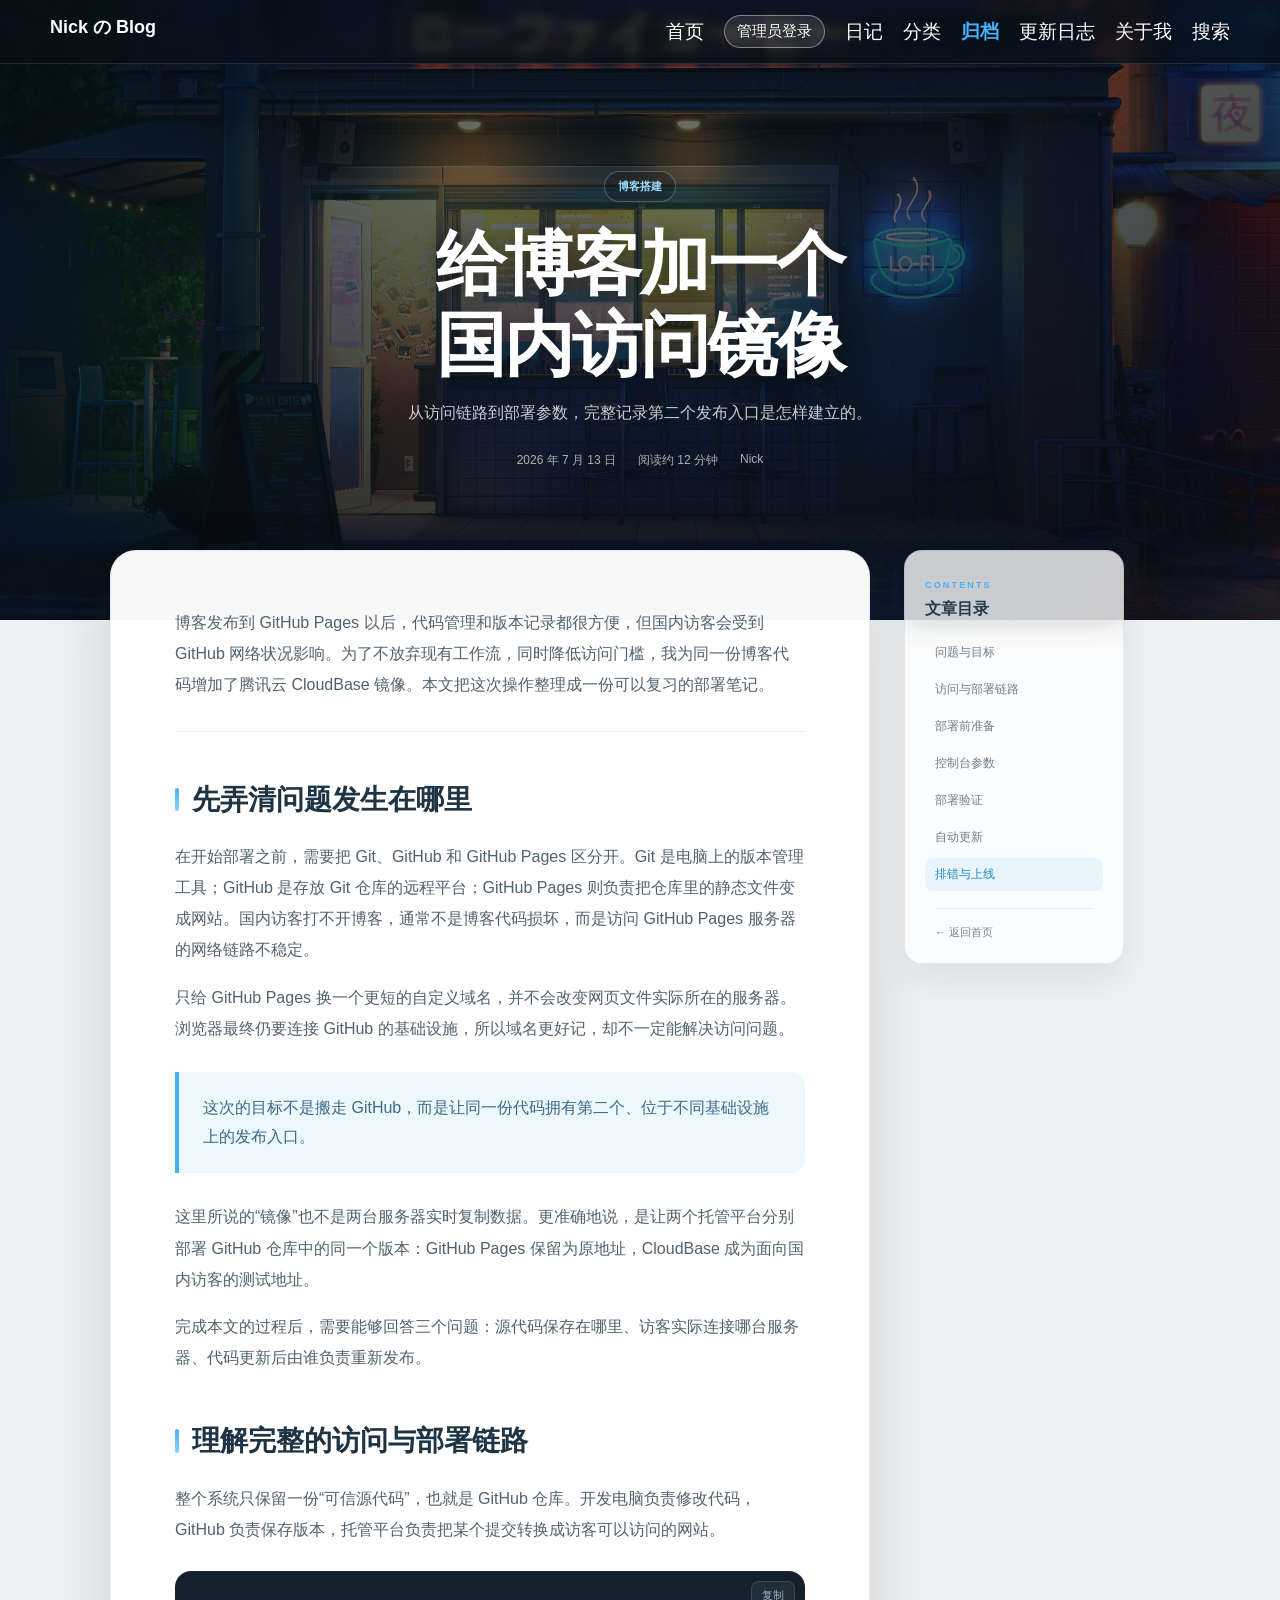
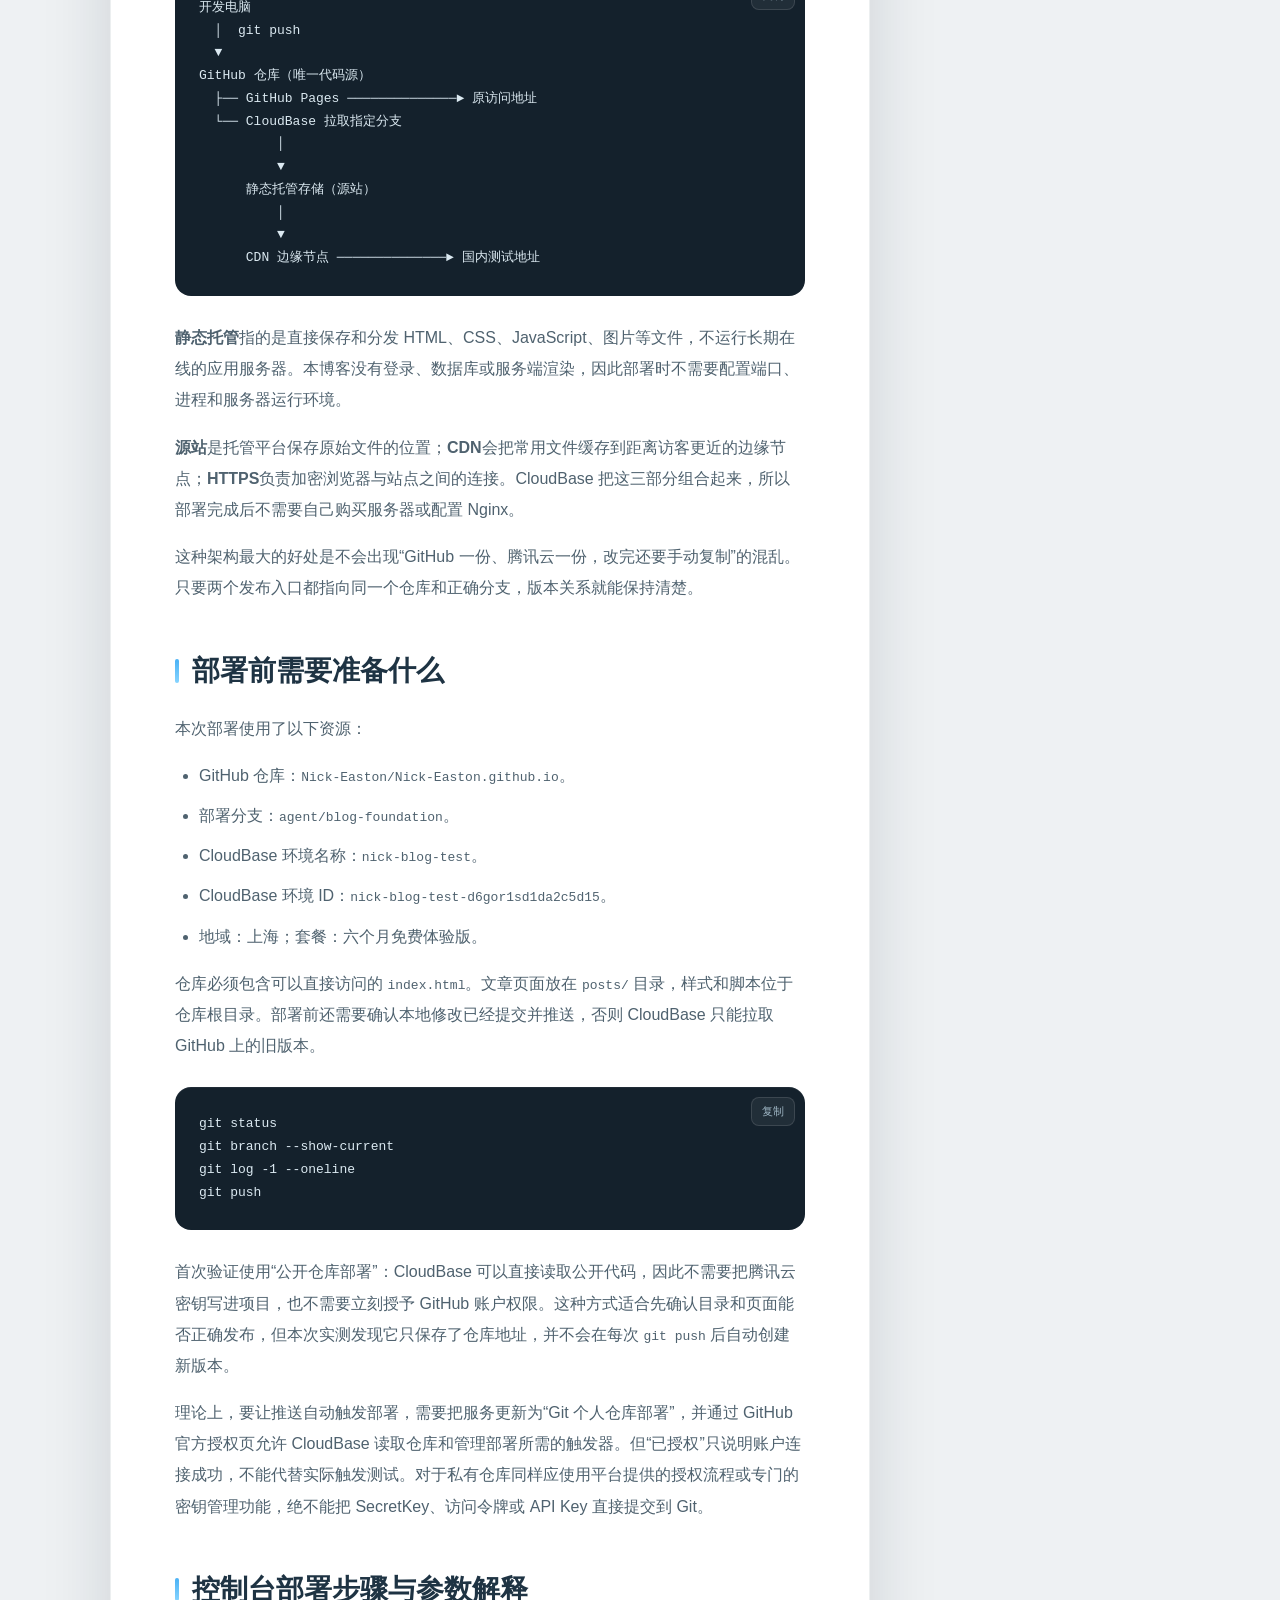
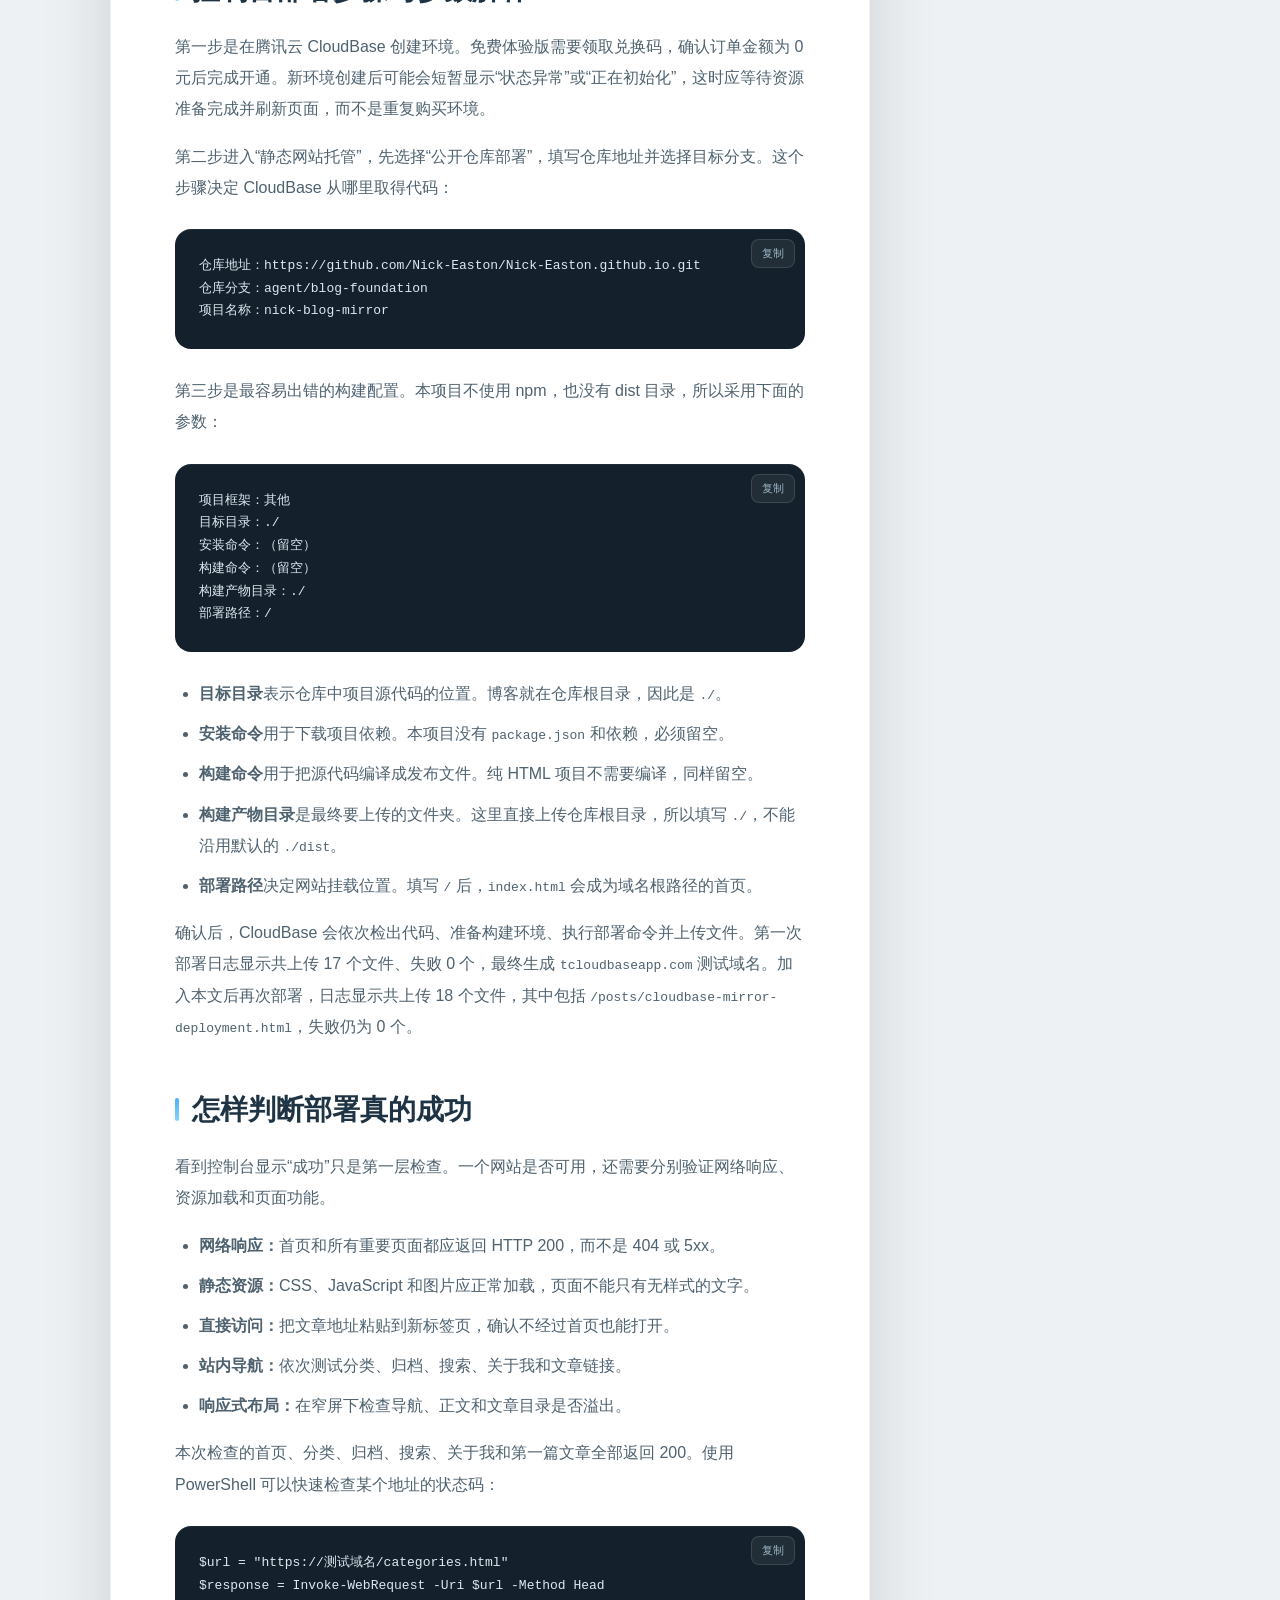
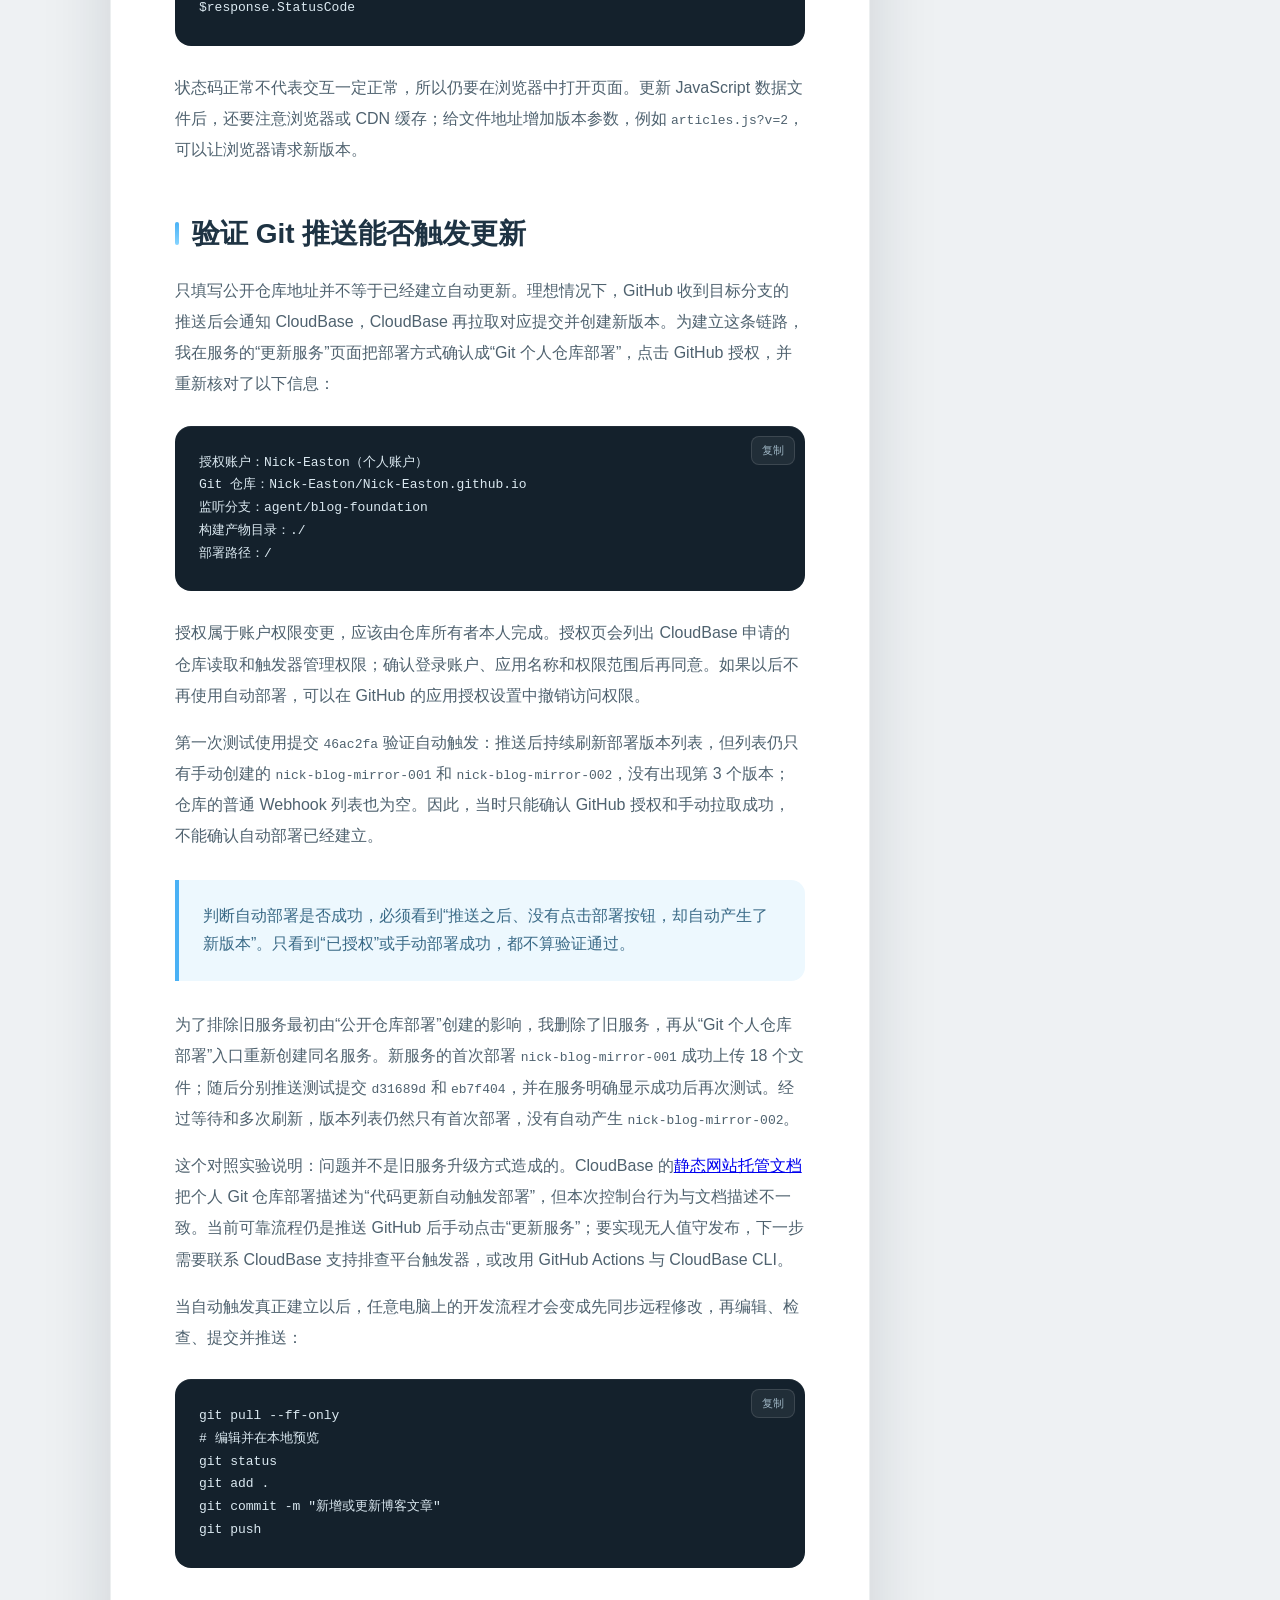
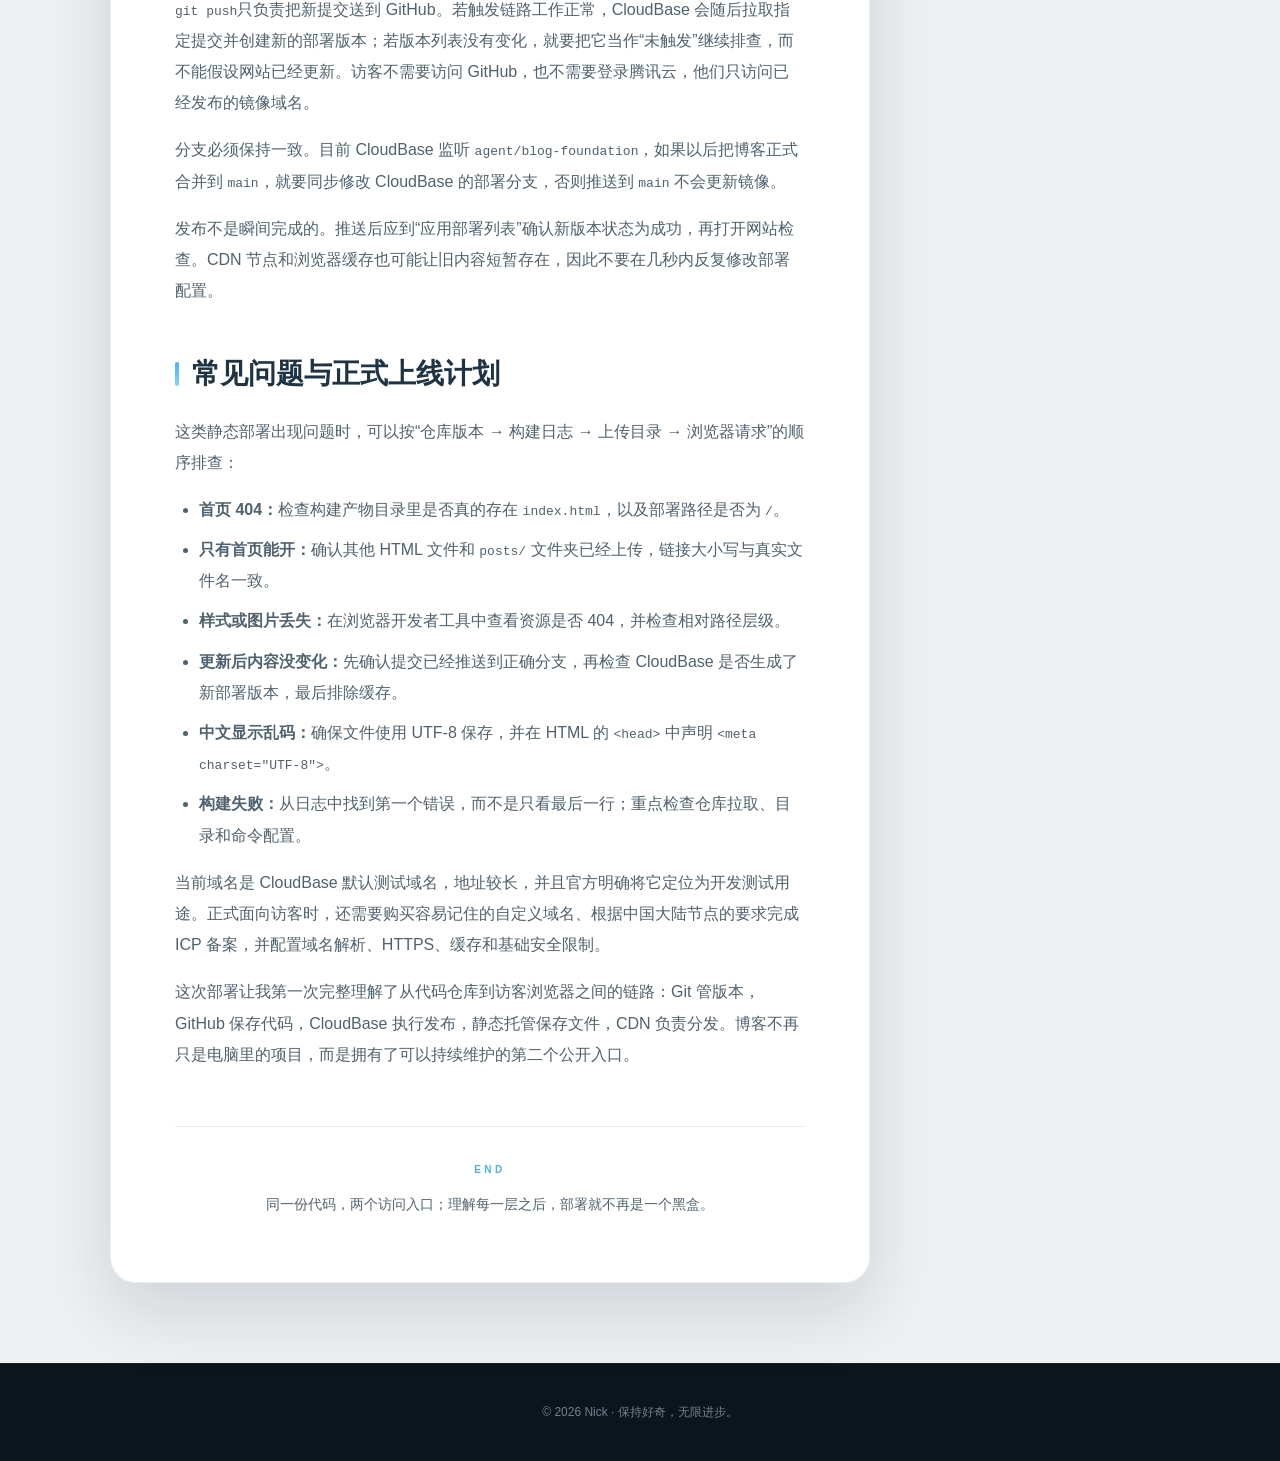
<file: posts/cloudbase-mirror-deployment.html>
<!DOCTYPE html>
<html lang="zh-CN">

<head>
    <meta charset="UTF-8">
    <meta name="viewport" content="width=device-width, initial-scale=1.0">
    <meta name="description" content="详解 Nick 为 GitHub 静态博客部署腾讯云 CloudBase 国内访问镜像的架构、参数、验证方法和自动更新流程。">
    <title>给博客加一个国内访问镜像 - Nick の Blog</title>
    <link rel="icon" type="image/jpeg" href="../favicon.jpg?v=1">
    <link rel="stylesheet" href="../style.css?v=9">
    <script src="../transitions.js?v=1" defer></script>
    <script src="../article.js?v=4" defer></script>
</head>

<body class="article-body">
    <div class="reading-progress" id="reading-progress" aria-hidden="true"></div>

    <nav class="navbar article-navbar">
        <a class="logo" href="../index.html">Nick の Blog</a>
        <div class="menu">
            <a href="../index.html" class="nav-item">首页</a>
            <a href="../admin/login.html" class="nav-item nav-login">管理员登录</a>
            <a href="../diary.html" class="nav-item">日记</a>
            <a href="../categories.html" class="nav-item">分类</a>
            <a href="../archives.html" class="nav-item active">归档</a>
            <a href="../changelog.html" class="nav-item">更新日志</a>
            <a href="../about.html" class="nav-item">关于我</a>
            <a href="../search.html" class="nav-item">搜索</a>
        </div>
    </nav>

    <header class="article-hero">
        <div class="article-hero-shade"></div>
        <div class="article-hero-content">
            <a class="article-category" href="../categories.html">博客搭建</a>
            <h1>给博客加一个<br>国内访问镜像</h1>
            <p>从访问链路到部署参数，完整记录第二个发布入口是怎样建立的。</p>
            <div class="article-meta">
                <time datetime="2026-07-13">2026 年 7 月 13 日</time>
                <span>阅读约 12 分钟</span>
                <span>Nick</span>
            </div>
        </div>
    </header>

    <main class="article-page">
        <article class="article-content">
            <p class="article-lead">博客发布到 GitHub Pages 以后，代码管理和版本记录都很方便，但国内访客会受到 GitHub 网络状况影响。为了不放弃现有工作流，同时降低访问门槛，我为同一份博客代码增加了腾讯云 CloudBase 镜像。本文把这次操作整理成一份可以复习的部署笔记。</p>

            <section id="problem-and-goal">
                <h2>先弄清问题发生在哪里</h2>
                <p>在开始部署之前，需要把 Git、GitHub 和 GitHub Pages 区分开。Git 是电脑上的版本管理工具；GitHub 是存放 Git 仓库的远程平台；GitHub Pages 则负责把仓库里的静态文件变成网站。国内访客打不开博客，通常不是博客代码损坏，而是访问 GitHub Pages 服务器的网络链路不稳定。</p>
                <p>只给 GitHub Pages 换一个更短的自定义域名，并不会改变网页文件实际所在的服务器。浏览器最终仍要连接 GitHub 的基础设施，所以域名更好记，却不一定能解决访问问题。</p>
                <blockquote>这次的目标不是搬走 GitHub，而是让同一份代码拥有第二个、位于不同基础设施上的发布入口。</blockquote>
                <p>这里所说的“镜像”也不是两台服务器实时复制数据。更准确地说，是让两个托管平台分别部署 GitHub 仓库中的同一个版本：GitHub Pages 保留为原地址，CloudBase 成为面向国内访客的测试地址。</p>
                <p>完成本文的过程后，需要能够回答三个问题：源代码保存在哪里、访客实际连接哪台服务器、代码更新后由谁负责重新发布。</p>
            </section>

            <section id="architecture">
                <h2>理解完整的访问与部署链路</h2>
                <p>整个系统只保留一份“可信源代码”，也就是 GitHub 仓库。开发电脑负责修改代码，GitHub 负责保存版本，托管平台负责把某个提交转换成访客可以访问的网站。</p>
                <pre><code>开发电脑
  │  git push
  ▼
GitHub 仓库（唯一代码源）
  ├── GitHub Pages ──────────────► 原访问地址
  └── CloudBase 拉取指定分支
          │
          ▼
      静态托管存储（源站）
          │
          ▼
      CDN 边缘节点 ──────────────► 国内测试地址</code></pre>
                <p><strong>静态托管</strong>指的是直接保存和分发 HTML、CSS、JavaScript、图片等文件，不运行长期在线的应用服务器。本博客没有登录、数据库或服务端渲染，因此部署时不需要配置端口、进程和服务器运行环境。</p>
                <p><strong>源站</strong>是托管平台保存原始文件的位置；<strong>CDN</strong>会把常用文件缓存到距离访客更近的边缘节点；<strong>HTTPS</strong>负责加密浏览器与站点之间的连接。CloudBase 把这三部分组合起来，所以部署完成后不需要自己购买服务器或配置 Nginx。</p>
                <p>这种架构最大的好处是不会出现“GitHub 一份、腾讯云一份，改完还要手动复制”的混乱。只要两个发布入口都指向同一个仓库和正确分支，版本关系就能保持清楚。</p>
            </section>

            <section id="preparation">
                <h2>部署前需要准备什么</h2>
                <p>本次部署使用了以下资源：</p>
                <ul>
                    <li>GitHub 仓库：<code>Nick-Easton/Nick-Easton.github.io</code>。</li>
                    <li>部署分支：<code>agent/blog-foundation</code>。</li>
                    <li>CloudBase 环境名称：<code>nick-blog-test</code>。</li>
                    <li>CloudBase 环境 ID：<code>nick-blog-test-d6gor1sd1da2c5d15</code>。</li>
                    <li>地域：上海；套餐：六个月免费体验版。</li>
                </ul>
                <p>仓库必须包含可以直接访问的 <code>index.html</code>。文章页面放在 <code>posts/</code> 目录，样式和脚本位于仓库根目录。部署前还需要确认本地修改已经提交并推送，否则 CloudBase 只能拉取 GitHub 上的旧版本。</p>
                <pre><code>git status
git branch --show-current
git log -1 --oneline
git push</code></pre>
                <p>首次验证使用“公开仓库部署”：CloudBase 可以直接读取公开代码，因此不需要把腾讯云密钥写进项目，也不需要立刻授予 GitHub 账户权限。这种方式适合先确认目录和页面能否正确发布，但本次实测发现它只保存了仓库地址，并不会在每次 <code>git push</code> 后自动创建新版本。</p>
                <p>理论上，要让推送自动触发部署，需要把服务更新为“Git 个人仓库部署”，并通过 GitHub 官方授权页允许 CloudBase 读取仓库和管理部署所需的触发器。但“已授权”只说明账户连接成功，不能代替实际触发测试。对于私有仓库同样应使用平台提供的授权流程或专门的密钥管理功能，绝不能把 SecretKey、访问令牌或 API Key 直接提交到 Git。</p>
            </section>

            <section id="console-steps">
                <h2>控制台部署步骤与参数解释</h2>
                <p>第一步是在腾讯云 CloudBase 创建环境。免费体验版需要领取兑换码，确认订单金额为 0 元后完成开通。新环境创建后可能会短暂显示“状态异常”或“正在初始化”，这时应等待资源准备完成并刷新页面，而不是重复购买环境。</p>
                <p>第二步进入“静态网站托管”，先选择“公开仓库部署”，填写仓库地址并选择目标分支。这个步骤决定 CloudBase 从哪里取得代码：</p>
                <pre><code>仓库地址：https://github.com/Nick-Easton/Nick-Easton.github.io.git
仓库分支：agent/blog-foundation
项目名称：nick-blog-mirror</code></pre>
                <p>第三步是最容易出错的构建配置。本项目不使用 npm，也没有 dist 目录，所以采用下面的参数：</p>
                <pre><code>项目框架：其他
目标目录：./
安装命令：（留空）
构建命令：（留空）
构建产物目录：./
部署路径：/</code></pre>
                <ul>
                    <li><strong>目标目录</strong>表示仓库中项目源代码的位置。博客就在仓库根目录，因此是 <code>./</code>。</li>
                    <li><strong>安装命令</strong>用于下载项目依赖。本项目没有 <code>package.json</code> 和依赖，必须留空。</li>
                    <li><strong>构建命令</strong>用于把源代码编译成发布文件。纯 HTML 项目不需要编译，同样留空。</li>
                    <li><strong>构建产物目录</strong>是最终要上传的文件夹。这里直接上传仓库根目录，所以填写 <code>./</code>，不能沿用默认的 <code>./dist</code>。</li>
                    <li><strong>部署路径</strong>决定网站挂载位置。填写 <code>/</code> 后，<code>index.html</code> 会成为域名根路径的首页。</li>
                </ul>
                <p>确认后，CloudBase 会依次检出代码、准备构建环境、执行部署命令并上传文件。第一次部署日志显示共上传 17 个文件、失败 0 个，最终生成 <code>tcloudbaseapp.com</code> 测试域名。加入本文后再次部署，日志显示共上传 18 个文件，其中包括 <code>/posts/cloudbase-mirror-deployment.html</code>，失败仍为 0 个。</p>
            </section>

            <section id="verification">
                <h2>怎样判断部署真的成功</h2>
                <p>看到控制台显示“成功”只是第一层检查。一个网站是否可用，还需要分别验证网络响应、资源加载和页面功能。</p>
                <ul>
                    <li><strong>网络响应：</strong>首页和所有重要页面都应返回 HTTP 200，而不是 404 或 5xx。</li>
                    <li><strong>静态资源：</strong>CSS、JavaScript 和图片应正常加载，页面不能只有无样式的文字。</li>
                    <li><strong>直接访问：</strong>把文章地址粘贴到新标签页，确认不经过首页也能打开。</li>
                    <li><strong>站内导航：</strong>依次测试分类、归档、搜索、关于我和文章链接。</li>
                    <li><strong>响应式布局：</strong>在窄屏下检查导航、正文和文章目录是否溢出。</li>
                </ul>
                <p>本次检查的首页、分类、归档、搜索、关于我和第一篇文章全部返回 200。使用 PowerShell 可以快速检查某个地址的状态码：</p>
                <pre><code>$url = "https://测试域名/categories.html"
$response = Invoke-WebRequest -Uri $url -Method Head
$response.StatusCode</code></pre>
                <p>状态码正常不代表交互一定正常，所以仍要在浏览器中打开页面。更新 JavaScript 数据文件后，还要注意浏览器或 CDN 缓存；给文件地址增加版本参数，例如 <code>articles.js?v=2</code>，可以让浏览器请求新版本。</p>
            </section>

            <section id="automatic-updates">
                <h2>验证 Git 推送能否触发更新</h2>
                <p>只填写公开仓库地址并不等于已经建立自动更新。理想情况下，GitHub 收到目标分支的推送后会通知 CloudBase，CloudBase 再拉取对应提交并创建新版本。为建立这条链路，我在服务的“更新服务”页面把部署方式确认成“Git 个人仓库部署”，点击 GitHub 授权，并重新核对了以下信息：</p>
                <pre><code>授权账户：Nick-Easton（个人账户）
Git 仓库：Nick-Easton/Nick-Easton.github.io
监听分支：agent/blog-foundation
构建产物目录：./
部署路径：/</code></pre>
                <p>授权属于账户权限变更，应该由仓库所有者本人完成。授权页会列出 CloudBase 申请的仓库读取和触发器管理权限；确认登录账户、应用名称和权限范围后再同意。如果以后不再使用自动部署，可以在 GitHub 的应用授权设置中撤销访问权限。</p>
                <p>第一次测试使用提交 <code>46ac2fa</code> 验证自动触发：推送后持续刷新部署版本列表，但列表仍只有手动创建的 <code>nick-blog-mirror-001</code> 和 <code>nick-blog-mirror-002</code>，没有出现第 3 个版本；仓库的普通 Webhook 列表也为空。因此，当时只能确认 GitHub 授权和手动拉取成功，不能确认自动部署已经建立。</p>
                <blockquote>判断自动部署是否成功，必须看到“推送之后、没有点击部署按钮，却自动产生了新版本”。只看到“已授权”或手动部署成功，都不算验证通过。</blockquote>
                <p>为了排除旧服务最初由“公开仓库部署”创建的影响，我删除了旧服务，再从“Git 个人仓库部署”入口重新创建同名服务。新服务的首次部署 <code>nick-blog-mirror-001</code> 成功上传 18 个文件；随后分别推送测试提交 <code>d31689d</code> 和 <code>eb7f404</code>，并在服务明确显示成功后再次测试。经过等待和多次刷新，版本列表仍然只有首次部署，没有自动产生 <code>nick-blog-mirror-002</code>。</p>
                <p>这个对照实验说明：问题并不是旧服务升级方式造成的。CloudBase 的<a href="https://docs.cloudbase.net/hosting/web-hosting" target="_blank" rel="noopener noreferrer">静态网站托管文档</a>把个人 Git 仓库部署描述为“代码更新自动触发部署”，但本次控制台行为与文档描述不一致。当前可靠流程仍是推送 GitHub 后手动点击“更新服务”；要实现无人值守发布，下一步需要联系 CloudBase 支持排查平台触发器，或改用 GitHub Actions 与 CloudBase CLI。</p>
                <p>当自动触发真正建立以后，任意电脑上的开发流程才会变成先同步远程修改，再编辑、检查、提交并推送：</p>
                <pre><code>git pull --ff-only
# 编辑并在本地预览
git status
git add .
git commit -m "新增或更新博客文章"
git push</code></pre>
                <p><code>git push</code>只负责把新提交送到 GitHub。若触发链路工作正常，CloudBase 会随后拉取指定提交并创建新的部署版本；若版本列表没有变化，就要把它当作“未触发”继续排查，而不能假设网站已经更新。访客不需要访问 GitHub，也不需要登录腾讯云，他们只访问已经发布的镜像域名。</p>
                <p>分支必须保持一致。目前 CloudBase 监听 <code>agent/blog-foundation</code>，如果以后把博客正式合并到 <code>main</code>，就要同步修改 CloudBase 的部署分支，否则推送到 <code>main</code> 不会更新镜像。</p>
                <p>发布不是瞬间完成的。推送后应到“应用部署列表”确认新版本状态为成功，再打开网站检查。CDN 节点和浏览器缓存也可能让旧内容短暂存在，因此不要在几秒内反复修改部署配置。</p>
            </section>

            <section id="troubleshooting">
                <h2>常见问题与正式上线计划</h2>
                <p>这类静态部署出现问题时，可以按“仓库版本 → 构建日志 → 上传目录 → 浏览器请求”的顺序排查：</p>
                <ul>
                    <li><strong>首页 404：</strong>检查构建产物目录里是否真的存在 <code>index.html</code>，以及部署路径是否为 <code>/</code>。</li>
                    <li><strong>只有首页能开：</strong>确认其他 HTML 文件和 <code>posts/</code> 文件夹已经上传，链接大小写与真实文件名一致。</li>
                    <li><strong>样式或图片丢失：</strong>在浏览器开发者工具中查看资源是否 404，并检查相对路径层级。</li>
                    <li><strong>更新后内容没变化：</strong>先确认提交已经推送到正确分支，再检查 CloudBase 是否生成了新部署版本，最后排除缓存。</li>
                    <li><strong>中文显示乱码：</strong>确保文件使用 UTF-8 保存，并在 HTML 的 <code>&lt;head&gt;</code> 中声明 <code>&lt;meta charset="UTF-8"&gt;</code>。</li>
                    <li><strong>构建失败：</strong>从日志中找到第一个错误，而不是只看最后一行；重点检查仓库拉取、目录和命令配置。</li>
                </ul>
                <p>当前域名是 CloudBase 默认测试域名，地址较长，并且官方明确将它定位为开发测试用途。正式面向访客时，还需要购买容易记住的自定义域名、根据中国大陆节点的要求完成 ICP 备案，并配置域名解析、HTTPS、缓存和基础安全限制。</p>
                <p>这次部署让我第一次完整理解了从代码仓库到访客浏览器之间的链路：Git 管版本，GitHub 保存代码，CloudBase 执行发布，静态托管保存文件，CDN 负责分发。博客不再只是电脑里的项目，而是拥有了可以持续维护的第二个公开入口。</p>
            </section>

            <footer class="article-ending">
                <span>END</span>
                <p>同一份代码，两个访问入口；理解每一层之后，部署就不再是一个黑盒。</p>
            </footer>
        </article>

        <aside class="article-toc" aria-label="文章目录">
            <span>CONTENTS</span>
            <strong>文章目录</strong>
            <nav>
                <a class="active" href="#problem-and-goal">问题与目标</a>
                <a href="#architecture">访问与部署链路</a>
                <a href="#preparation">部署前准备</a>
                <a href="#console-steps">控制台参数</a>
                <a href="#verification">部署验证</a>
                <a href="#automatic-updates">自动更新</a>
                <a href="#troubleshooting">排错与上线</a>
            </nav>
            <a class="toc-back" href="../index.html">← 返回首页</a>
        </aside>
    </main>

    <footer class="home-footer">
        <p>© 2026 Nick · 保持好奇，无限进步。</p>
    </footer>
</body>

</html>
</file>
<file: style.css>
/* 这里暂时放一点简单的样式，让背景图显示出来 */
body {
    margin: 0;
    font-family: 'Segoe UI', Tahoma, Geneva, Verdana, sans-serif;
    background: url('bg_tag.jpg') no-repeat center center fixed;
    background-size: cover;
}

.navbar {
    position: fixed;
    /* 核心：固定定位 */
    top: 0;
    left: 0;
    width: 100%;
    /* 铺满全屏宽度 */
    background: rgba(0, 0, 0, 0.5);
    color: white;
    padding: 15px 50px;
    display: flex;
    justify-content: space-between;
    box-sizing: border-box;
    /* 确保 padding 不会撑破宽度 */
    z-index: 1000;
    /* 确保它在最顶层 */
    backdrop-filter: blur(5px);
    /* 给导航栏也加点模糊，更有质感 */
}

.menu {
    display: flex;
    align-items: center;
    min-width: 0;
}

/* 容器布局：左右排列 */
.main-container {
    display: flex;
    justify-content: flex-start;
    padding: 100px 10% 50px;
    /* 增加第一个参数：顶部间距 */
    gap: 20px;
    /* 左右卡片的间距 */
}

/* 通用卡片样式：磨砂玻璃效果 */
.card {
    background: rgba(255, 255, 255, 0.7);
    /* 半透明白色 */
    backdrop-filter: blur(15px);
    /* 背景模糊 */
    border-radius: 20px;
    padding: 25px;
    box-shadow: 0 8px 32px rgba(0, 0, 0, 0.1);
    border: 1px solid rgba(255, 255, 255, 0.3);
}

.sidebar {
    width: 300px;
}

.content {
    flex: 1;
}

/* 个人信息具体样式 */
.profile-card {
    text-align: center;
}

/* 专门针对个人信息卡片设置透明度 */
.profile-card {
    background: rgba(255, 255, 255, 0.3);
    /* 比如这里设为 0.3 */
}

.avatar {
    width: 100px;
    height: 100px;
    border-radius: 50%;
    /* 圆形头像 */
    margin-bottom: 15px;
    border: 3px solid #fff;
}


.stats {
    display: flex;
    justify-content: space-around;
    margin: 20px 0;
    font-size: 14px;
}

.follow-btn {
    background: #49b1f5;
    color: white;
    border: none;
    padding: 10px 40px;
    border-radius: 5px;
    cursor: pointer;
    transition: 0.3s;
}

.follow-btn:hover {
    background: #ff7242;
}

/* 鼠标悬停变色 */
.nav-item {
    flex: 0 0 auto;
    margin-left: 20px;
    color: white;
    text-decoration: none;
    /* 去掉下划线 */
    font-size: 19px;
    transition: all 0.3s ease;
    /* 关键：让颜色变化有个平滑的过程 */
    position: relative;
    /* 为以后做下划线动画留位置 */
}

.nav-item:hover {
    color: #49b1f5;
    /* 悬停时的亮蓝色 */
    text-shadow: 0 0 10px rgba(73, 177, 245, 0.5);
    /* 增加一点发光感 */
}

.nav-item.active {
    color: #49b1f5;
    font-weight: bold;
}

.nav-login {
    padding: 6px 12px;
    border: 1px solid rgba(255, 255, 255, 0.42);
    border-radius: 999px;
    background: rgba(255, 255, 255, 0.1);
    font-size: 15px;
}

.nav-login:hover {
    border-color: rgba(73, 177, 245, 0.75);
    background: rgba(73, 177, 245, 0.16);
}

/* 1. 定义动画：透明度从 0 变到 1，位置从下往上挪动一点 */
@keyframes cardFadeIn {
    0% {
        opacity: 0;
        transform: translateY(20px);
    }

    100% {
        opacity: 1;
        transform: translateY(0);
    }
}

/* 2. 应用到所有卡片类上 */
.card {
    /* 默认让它们透明，否则加载瞬间会闪现一下 */
    opacity: 0;
    /* 执行动画：时长0.8秒，缓动效果，并停留在最后一帧 */
    animation: cardFadeIn 0.8s ease-out forwards;
}

/* 3. 设置先后顺序（延迟执行） */
.sidebar .card {
    animation-delay: 0.2s;
    /* 左侧侧边栏先出来 */
}


/* 标签动画 */
.fade-text {
    opacity: 0;
    animation: cardFadeIn 1s ease-out forwards;
    animation-delay: 0.1s;
    /* 标题最先出来 */
}

/* 内页通用布局 */
.page-body {
    min-height: 100vh;
    color: #192033;
}

.logo {
    color: white;
    font-size: 18px;
    font-weight: 600;
    text-decoration: none;
}

.page-wrapper {
    width: min(860px, calc(100% - 40px));
    margin: 0 auto;
    padding: 120px 0 64px;
}

.page-heading {
    margin-bottom: 28px;
    color: white;
    text-align: center;
    text-shadow: 0 2px 18px rgba(45, 23, 15, 0.35);
    animation: cardFadeIn 0.7s ease-out both;
}

.page-heading h1 {
    margin: 8px 0 10px;
    font-size: clamp(34px, 6vw, 54px);
    letter-spacing: 0.08em;
}

.page-heading p {
    margin: 0;
    font-size: 16px;
}

.page-kicker,
.section-eyebrow {
    color: #e9f7ff;
    font-size: 12px;
    font-weight: 700;
    letter-spacing: 0.28em;
}

.section-eyebrow {
    color: #278ed2;
}

.content-card {
    padding: 34px;
    border: 1px solid rgba(255, 255, 255, 0.55);
    border-radius: 24px;
    background: rgba(255, 255, 255, 0.78);
    box-shadow: 0 18px 50px rgba(63, 35, 23, 0.2);
    backdrop-filter: blur(18px);
    animation: cardFadeIn 0.8s 0.12s ease-out both;
}

.section-title-row {
    display: flex;
    align-items: center;
    justify-content: space-between;
    gap: 20px;
    padding-bottom: 24px;
    border-bottom: 1px solid rgba(27, 45, 70, 0.12);
}

.section-title-row h2 {
    margin: 6px 0 0;
    font-size: 25px;
}

.count-badge {
    flex: 0 0 auto;
    padding: 7px 13px;
    border-radius: 999px;
    color: #247db7;
    background: rgba(73, 177, 245, 0.14);
    font-size: 13px;
    font-weight: 700;
}

.empty-state {
    padding: 48px 20px 30px;
    text-align: center;
}

.empty-icon {
    display: inline-grid;
    width: 62px;
    height: 62px;
    place-items: center;
    border-radius: 20px;
    color: white;
    background: linear-gradient(135deg, #49b1f5, #8ed4ff);
    box-shadow: 0 12px 24px rgba(73, 177, 245, 0.28);
    font-size: 28px;
}

.empty-state h3 {
    margin: 22px 0 8px;
    font-size: 21px;
}

.empty-state p {
    margin: 0 auto;
    max-width: 520px;
    color: #5e6879;
    line-height: 1.75;
}

.soft-link {
    display: inline-block;
    margin-top: 22px;
    color: #248fd3;
    font-weight: 700;
    text-decoration: none;
}

.soft-link:hover {
    color: #ff7242;
}

.category-preview {
    display: flex;
    flex-wrap: wrap;
    justify-content: center;
    gap: 10px;
    margin-top: 25px;
}

.category-preview span {
    padding: 8px 14px;
    border: 1px dashed rgba(36, 143, 211, 0.4);
    border-radius: 10px;
    color: #3c7699;
    background: rgba(255, 255, 255, 0.45);
}

/* 搜索页 */
.search-card {
    padding: 28px;
}

.search-form {
    display: flex;
    gap: 12px;
}

.search-box {
    display: flex;
    flex: 1;
    align-items: center;
    gap: 12px;
    padding: 0 18px;
    border: 1px solid rgba(33, 74, 104, 0.16);
    border-radius: 13px;
    background: rgba(255, 255, 255, 0.74);
    transition: border-color 0.2s, box-shadow 0.2s;
}

.search-box:focus-within {
    border-color: #49b1f5;
    box-shadow: 0 0 0 4px rgba(73, 177, 245, 0.14);
}

.search-box span {
    color: #348fc8;
    font-size: 24px;
}

.search-box input {
    width: 100%;
    padding: 15px 0;
    border: 0;
    outline: 0;
    color: #253044;
    background: transparent;
    font: inherit;
}

.search-button {
    padding: 0 26px;
    border: 0;
    border-radius: 13px;
    color: white;
    background: #49b1f5;
    box-shadow: 0 8px 18px rgba(73, 177, 245, 0.24);
    font-size: 15px;
    font-weight: 700;
    cursor: pointer;
    transition: transform 0.2s, background 0.2s;
}

.search-button:hover {
    background: #2899e4;
    transform: translateY(-1px);
}

.search-hint {
    margin: 20px 4px 8px;
    color: #687385;
    font-size: 14px;
}

.search-results {
    display: grid;
    gap: 10px;
    margin-top: 18px;
}

.result-item {
    position: relative;
    display: grid;
    gap: 6px;
    padding: 18px 52px 18px 20px;
    border: 1px solid rgba(33, 74, 104, 0.1);
    border-radius: 14px;
    color: #263247;
    background: rgba(255, 255, 255, 0.6);
    text-decoration: none;
    transition: transform 0.2s, border-color 0.2s, background 0.2s;
}

.result-item:hover {
    border-color: rgba(73, 177, 245, 0.48);
    background: rgba(255, 255, 255, 0.9);
    transform: translateY(-2px);
}

.result-item span:not(.result-arrow) {
    color: #697487;
    font-size: 14px;
    line-height: 1.6;
}

.result-arrow {
    position: absolute;
    top: 50%;
    right: 20px;
    color: #49b1f5;
    font-size: 22px;
    transform: translateY(-50%);
}

.no-results {
    padding: 28px;
    border-radius: 14px;
    color: #70798a;
    background: rgba(255, 255, 255, 0.48);
    text-align: center;
}

.visually-hidden {
    position: absolute;
    width: 1px;
    height: 1px;
    padding: 0;
    margin: -1px;
    overflow: hidden;
    clip: rect(0, 0, 0, 0);
    white-space: nowrap;
    border: 0;
}

@media (max-width: 680px) {
    .navbar {
        gap: 12px;
        padding: 13px 18px;
    }

    .menu {
        overflow-x: auto;
        scrollbar-width: none;
    }

    .menu::-webkit-scrollbar {
        display: none;
    }

    .logo {
        font-size: 15px;
    }

    .nav-item {
        margin-left: 10px;
        font-size: 14px;
    }

    .nav-login {
        padding: 5px 10px;
        font-size: 13px;
    }

    .page-wrapper {
        width: min(100% - 24px, 860px);
        padding-top: 100px;
    }

    .content-card {
        padding: 22px;
        border-radius: 20px;
    }

    .section-title-row,
    .search-form {
        align-items: stretch;
        flex-direction: column;
    }

    .search-button {
        padding: 14px 20px;
    }
}

/* 日记公开页面 */
.diary-page-body,
.diary-detail-body {
    background: linear-gradient(145deg, rgba(248, 242, 233, 0.94), rgba(232, 239, 243, 0.94)), url('bg_tag.jpg') center / cover fixed;
}

.diary-page {
    max-width: 960px;
}

.diary-heading {
    max-width: 720px;
}

.diary-admin-entry {
    display: inline-flex;
    margin-top: 18px;
    padding: 10px 17px;
    border: 1px solid rgba(40, 107, 142, 0.22);
    border-radius: 999px;
    color: #286b8e;
    background: rgba(255, 255, 255, 0.62);
    font-size: 14px;
    font-weight: 700;
    text-decoration: none;
    transition: transform 0.2s ease, background 0.2s ease;
}

.diary-admin-entry:hover {
    background: rgba(255, 255, 255, 0.9);
    transform: translateY(-2px);
}

.diary-feed {
    display: grid;
    gap: 28px;
}

.diary-state-card,
.diary-card,
.diary-detail-card {
    border: 1px solid rgba(255, 255, 255, 0.76);
    background: rgba(255, 255, 255, 0.82);
    box-shadow: 0 20px 55px rgba(35, 48, 65, 0.12);
    backdrop-filter: blur(18px);
}

.diary-state-card {
    padding: 42px;
    border-radius: 24px;
    text-align: center;
    color: #596273;
}

.diary-state-card strong {
    display: block;
    margin-bottom: 8px;
    color: #1d2738;
    font-size: 22px;
}

.diary-state-card a {
    color: #286b8e;
}

.diary-state-card.error {
    border-color: rgba(183, 88, 76, 0.24);
}

.diary-card {
    padding: 34px;
    border-radius: 28px;
}

.diary-card-meta {
    display: flex;
    flex-wrap: wrap;
    gap: 8px;
    color: #6c7582;
    font-size: 14px;
}

.diary-card-meta span:not(:last-child)::after {
    content: '·';
    margin-left: 8px;
    color: #b0b5bc;
}

.diary-card h2 {
    margin: 13px 0 10px;
    font-size: clamp(25px, 3vw, 34px);
}

.diary-card h2 a {
    color: #182437;
    text-decoration: none;
}

.diary-card > p {
    margin: 0;
    color: #5a6473;
    font-size: 16px;
    line-height: 1.8;
}

.diary-card-gallery {
    display: grid;
    grid-template-columns: repeat(2, minmax(0, 1fr));
    gap: 8px;
    margin-top: 22px;
    overflow: hidden;
    border-radius: 18px;
}

.diary-card-image {
    min-height: 190px;
    margin: 0;
    background: #e6e8ea;
}

.diary-card-image.single {
    grid-column: 1 / -1;
    min-height: 380px;
}

.diary-card-image img {
    display: block;
    width: 100%;
    height: 100%;
    object-fit: cover;
}

.diary-card-footer,
.diary-detail-footer {
    display: flex;
    align-items: center;
    justify-content: space-between;
    gap: 20px;
    margin-top: 24px;
}

.diary-card-footer div,
.diary-detail-footer div {
    display: flex;
    flex-wrap: wrap;
    gap: 10px;
    color: #4f7890;
    font-size: 14px;
}

.diary-card-footer > a,
.diary-back-link {
    color: #276989;
    font-weight: 600;
    text-decoration: none;
}

.diary-detail {
    width: min(900px, calc(100% - 36px));
    margin: 0 auto;
    padding: 118px 0 70px;
}

.diary-detail-card {
    padding: clamp(28px, 6vw, 68px);
    border-radius: 32px;
}

.diary-detail-card > header {
    margin: 34px 0 42px;
    padding-bottom: 34px;
    border-bottom: 1px solid rgba(36, 52, 72, 0.1);
}

.diary-detail-card h1 {
    margin: 14px 0;
    color: #172337;
    font-size: clamp(34px, 6vw, 56px);
    line-height: 1.18;
}

.diary-lead {
    color: #697281;
    font-size: 18px;
    line-height: 1.8;
}

.diary-prose {
    color: #303c4c;
    font-size: 17px;
    line-height: 1.95;
}

.diary-prose h2,
.diary-prose h3,
.diary-prose h4 {
    margin: 1.8em 0 0.6em;
    color: #1c2a3f;
}

.diary-prose blockquote {
    margin: 1.5em 0;
    padding: 14px 20px;
    border-left: 4px solid #6e9bad;
    background: rgba(95, 146, 165, 0.09);
    color: #51606e;
}

.diary-prose code {
    padding: 2px 6px;
    border-radius: 5px;
    background: #eef1f3;
    font-size: 0.92em;
}

.diary-prose a {
    color: #277398;
}

.diary-gallery {
    display: grid;
    gap: 24px;
    margin-top: 42px;
}

.diary-gallery figure {
    margin: 0;
}

.diary-gallery img {
    display: block;
    width: 100%;
    max-height: 760px;
    border-radius: 18px;
    object-fit: contain;
    background: rgba(230, 233, 235, 0.72);
}

.diary-gallery figcaption {
    margin-top: 9px;
    color: #78808b;
    text-align: center;
    font-size: 14px;
}

.diary-detail-footer {
    margin-top: 46px;
    padding-top: 24px;
    border-top: 1px solid rgba(36, 52, 72, 0.1);
    color: #7d8490;
    font-size: 14px;
}

/* 管理员登录与日记后台 */
.admin-auth-body,
.admin-body {
    min-height: 100vh;
    color: #1e293b;
    background: linear-gradient(135deg, #eef3f5, #f7f0e9);
}

.admin-auth-shell {
    min-height: 100vh;
    display: grid;
    place-items: center;
    padding: 28px;
    box-sizing: border-box;
}

.admin-auth-card {
    width: min(430px, 100%);
    padding: 42px;
    border: 1px solid rgba(255, 255, 255, 0.9);
    border-radius: 28px;
    background: rgba(255, 255, 255, 0.88);
    box-shadow: 0 24px 70px rgba(49, 62, 76, 0.15);
    box-sizing: border-box;
}

.admin-auth-logo {
    display: block;
    margin-bottom: 38px;
    color: #1d2d42;
    font-size: 18px;
    font-weight: 700;
    text-decoration: none;
}

.admin-auth-card h1 {
    margin: 8px 0;
    font-size: 32px;
}

.admin-auth-card > p,
.admin-security-note p {
    color: #667384;
    line-height: 1.7;
}

.admin-login-form {
    display: grid;
    gap: 18px;
    margin-top: 28px;
}

.admin-login-form label,
.admin-field {
    display: grid;
    gap: 8px;
}

.admin-login-form label > span,
.admin-field > span,
.admin-image-section > div:first-child > span {
    color: #405065;
    font-size: 14px;
    font-weight: 700;
}

.admin-login-form input,
.admin-field input,
.admin-field textarea,
.admin-image-item input {
    width: 100%;
    padding: 12px 14px;
    border: 1px solid #d5dde4;
    border-radius: 10px;
    color: #1f2937;
    background: #fff;
    font: inherit;
    box-sizing: border-box;
}

.admin-field textarea {
    resize: vertical;
    line-height: 1.7;
}

.admin-login-form input:focus,
.admin-field input:focus,
.admin-field textarea:focus {
    outline: 3px solid rgba(69, 140, 171, 0.15);
    border-color: #4d91ae;
}

.admin-primary-button,
.admin-secondary-button,
.admin-upload-button {
    border: 0;
    border-radius: 10px;
    padding: 12px 18px;
    font: inherit;
    font-weight: 700;
    cursor: pointer;
}

.admin-primary-button {
    color: #fff;
    background: #286d8b;
}

.admin-secondary-button,
.admin-upload-button {
    color: #2b6076;
    background: #e7f0f3;
}

.admin-secondary-button.danger {
    color: #a1443a;
    background: #f7e8e5;
}

button:disabled {
    cursor: not-allowed;
    opacity: 0.52;
}

.admin-form-message {
    min-height: 22px;
    margin: 0;
    color: #687586;
    font-size: 14px;
}

.admin-form-message.error {
    color: #b23d35;
}

.admin-form-message.success {
    color: #29724f;
}

.admin-security-note {
    margin-top: 24px;
    padding: 16px;
    border-radius: 12px;
    background: #f3f6f7;
    font-size: 13px;
}

.admin-security-note p {
    margin: 4px 0 0;
}

.admin-return-link {
    display: inline-block;
    margin-top: 24px;
    color: #5f6d7d;
    text-decoration: none;
}

.admin-topbar {
    position: sticky;
    z-index: 20;
    top: 0;
    display: flex;
    align-items: center;
    justify-content: space-between;
    gap: 20px;
    padding: 15px 28px;
    border-bottom: 1px solid #dce3e8;
    background: rgba(255, 255, 255, 0.9);
    backdrop-filter: blur(18px);
}

.admin-topbar > div {
    display: flex;
    align-items: center;
    gap: 15px;
}

.admin-topbar a {
    color: #1e3348;
    font-weight: 700;
    text-decoration: none;
}

.admin-topbar span {
    color: #7a8591;
}

.admin-topbar-actions a,
.admin-topbar-actions button {
    border: 0;
    color: #526577;
    background: transparent;
    font: inherit;
    font-weight: 600;
    cursor: pointer;
}

.admin-layout {
    display: grid;
    grid-template-columns: 290px minmax(0, 1fr);
    min-height: calc(100vh - 61px);
}

.admin-sidebar {
    padding: 28px 20px;
    border-right: 1px solid #dce3e8;
    background: rgba(244, 247, 248, 0.82);
}

.admin-sidebar-head,
.admin-editor-heading,
.admin-editor-actions,
.admin-image-section > div:first-child {
    display: flex;
    align-items: center;
    justify-content: space-between;
    gap: 18px;
}

.admin-sidebar-head span,
.admin-editor-heading > div > span,
.admin-preview > span {
    color: #6f8e9d;
    font-size: 11px;
    font-weight: 800;
    letter-spacing: 0.15em;
}

.admin-sidebar-head h1,
.admin-editor-heading h2,
.admin-preview h3 {
    margin: 4px 0 0;
}

#new-diary-button {
    width: 38px;
    height: 38px;
    border: 0;
    border-radius: 50%;
    color: #fff;
    background: #2b728f;
    font-size: 22px;
    cursor: pointer;
}

.admin-diary-list {
    display: grid;
    gap: 9px;
    margin-top: 24px;
}

.admin-diary-item {
    display: grid;
    gap: 5px;
    padding: 13px;
    border: 1px solid transparent;
    border-radius: 11px;
    color: #27384a;
    background: transparent;
    text-align: left;
    cursor: pointer;
}

.admin-diary-item:hover {
    border-color: #d6e1e6;
    background: #fff;
}

.admin-diary-item span,
.admin-empty-state {
    color: #7a8794;
    font-size: 12px;
}

.admin-editor-panel {
    padding: clamp(24px, 4vw, 54px);
}

.admin-setup-warning {
    margin-bottom: 24px;
    padding: 18px 20px;
    border: 1px solid #e8ca84;
    border-radius: 14px;
    background: #fff8e7;
    color: #6f5620;
}

.admin-setup-warning p {
    margin: 7px 0 0;
    line-height: 1.6;
}

.admin-setup-warning code {
    word-break: break-all;
}

.diary-editor-form {
    display: grid;
    gap: 22px;
    max-width: 1160px;
    margin: 0 auto;
}

.draft-status {
    padding: 6px 10px;
    border-radius: 999px;
    color: #71808c;
    background: #eef2f4;
    font-size: 12px;
}

.admin-field-title input {
    padding: 13px 0;
    border-width: 0 0 1px;
    border-radius: 0;
    background: transparent;
    font-size: 26px;
    font-weight: 700;
}

.admin-field-grid {
    display: grid;
    grid-template-columns: repeat(2, minmax(0, 1fr));
    gap: 16px;
}

.admin-field-grid.three-columns {
    grid-template-columns: repeat(3, minmax(0, 1fr));
}

.admin-compose-grid {
    display: grid;
    grid-template-columns: minmax(0, 1.1fr) minmax(320px, 0.9fr);
    gap: 18px;
}

.admin-content-field textarea,
.admin-preview {
    min-height: 420px;
}

.admin-preview {
    overflow: auto;
    padding: 22px;
    border: 1px solid #dce4e8;
    border-radius: 14px;
    background: rgba(255, 255, 255, 0.78);
    box-sizing: border-box;
}

.admin-preview .diary-prose {
    margin-top: 22px;
    font-size: 15px;
}

.admin-image-section {
    padding: 20px;
    border: 1px dashed #c6d4db;
    border-radius: 14px;
    background: rgba(255, 255, 255, 0.55);
}

.admin-image-section p {
    margin: 5px 0 0;
    color: #73808d;
    font-size: 13px;
}

.admin-upload-button {
    display: inline-block;
    margin-top: 16px;
}

.admin-image-list {
    display: grid;
    gap: 12px;
    margin-top: 16px;
}

.admin-image-item {
    display: grid;
    grid-template-columns: 94px minmax(0, 1fr) auto;
    align-items: center;
    gap: 14px;
    padding: 10px;
    border-radius: 12px;
    background: #fff;
}

.admin-image-item img {
    width: 94px;
    height: 72px;
    border-radius: 8px;
    object-fit: cover;
}

.admin-image-item > div {
    display: grid;
    gap: 7px;
}

.admin-image-item button {
    border: 0;
    color: #a0463e;
    background: transparent;
    cursor: pointer;
}

.admin-editor-actions > div {
    display: flex;
    gap: 10px;
    margin-left: auto;
}

.admin-loading-screen {
    min-height: calc(100vh - 60px);
    display: grid;
    place-content: center;
    gap: 10px;
    padding: 28px;
    color: #617181;
    text-align: center;
}

.admin-loading-screen[hidden],
.admin-layout[hidden] {
    display: none;
}

.admin-loading-screen a {
    color: #286d8b;
}

@media (max-width: 980px) {
    .admin-layout {
        grid-template-columns: 1fr;
    }

    .admin-sidebar {
        border-right: 0;
        border-bottom: 1px solid #dce3e8;
    }

    .admin-diary-list {
        grid-template-columns: repeat(2, minmax(0, 1fr));
    }

    .admin-compose-grid {
        grid-template-columns: 1fr;
    }
}

@media (max-width: 680px) {
    .diary-card {
        padding: 24px;
        border-radius: 22px;
    }

    .diary-card-image,
    .diary-card-image.single {
        min-height: 190px;
    }

    .diary-card-footer,
    .diary-detail-footer,
    .admin-topbar,
    .admin-editor-heading,
    .admin-editor-actions {
        align-items: flex-start;
        flex-direction: column;
    }

    .diary-detail {
        padding-top: 98px;
    }

    .admin-auth-card {
        padding: 28px 22px;
    }

    .admin-topbar {
        position: static;
    }

    .admin-topbar-actions {
        width: 100%;
        justify-content: space-between;
    }

    .admin-diary-list,
    .admin-field-grid,
    .admin-field-grid.three-columns {
        grid-template-columns: 1fr;
    }

    .admin-editor-panel {
        padding: 24px 16px;
    }

    .admin-image-item {
        grid-template-columns: 72px minmax(0, 1fr);
    }

    .admin-image-item img {
        width: 72px;
        height: 62px;
    }

    .admin-image-item button {
        grid-column: 2;
        justify-self: start;
    }

    .admin-editor-actions > div {
        width: 100%;
        margin-left: 0;
    }

    .admin-editor-actions button {
        flex: 1;
    }
}

/* 跨页面平滑过渡 */
@view-transition {
    navigation: auto;
}

::view-transition-old(root) {
    animation: pageExit 0.22s ease-in both;
}

::view-transition-new(root) {
    animation: pageEnter 0.42s 0.04s ease-out both;
}

body {
    animation: pageEnter 0.42s ease-out both;
    transition: opacity 0.23s ease-in, transform 0.23s ease-in, filter 0.23s ease-in;
}

body.page-leaving {
    opacity: 0;
    filter: blur(2px);
    pointer-events: none;
    transform: translateY(-8px) scale(0.995);
}

@keyframes pageEnter {
    from {
        opacity: 0;
        filter: blur(3px);
        transform: translateY(10px) scale(0.998);
    }

    to {
        opacity: 1;
        filter: blur(0);
        transform: translateY(0) scale(1);
    }
}

@keyframes pageExit {
    from {
        opacity: 1;
        filter: blur(0);
        transform: translateY(0) scale(1);
    }

    to {
        opacity: 0;
        filter: blur(2px);
        transform: translateY(-8px) scale(0.995);
    }
}

@media (prefers-reduced-motion: reduce) {
    ::view-transition-old(root),
    ::view-transition-new(root),
    body {
        animation: none !important;
        transition: none !important;
    }

    body.page-leaving {
        opacity: 1;
        filter: none;
        transform: none;
    }
}

/* 首页 */
html {
    scroll-behavior: smooth;
}

.home-body {
    min-height: 100vh;
    color: #ecf3f7;
    background: #101922;
}

.home-navbar {
    background: linear-gradient(to bottom, rgba(18, 13, 15, 0.72), rgba(18, 13, 15, 0.28));
    border-bottom: 1px solid rgba(255, 255, 255, 0.1);
}

.home-hero {
    position: relative;
    display: grid;
    min-height: 100vh;
    place-items: center;
    overflow: hidden;
    background: url('bg_tag.jpg') no-repeat center center;
    background-size: cover;
}

.hero-shade {
    position: absolute;
    inset: 0;
    background:
        radial-gradient(circle at 58% 45%, rgba(248, 146, 84, 0.04), rgba(10, 15, 22, 0.24) 56%, rgba(7, 12, 18, 0.62) 100%),
        linear-gradient(to bottom, rgba(9, 14, 20, 0.2) 55%, rgba(16, 25, 34, 0.92) 100%);
}

.hero-content {
    position: relative;
    z-index: 1;
    width: min(820px, calc(100% - 40px));
    padding: 80px 0 120px;
    color: white;
    text-align: center;
    text-shadow: 0 3px 24px rgba(38, 19, 13, 0.48);
    animation: heroReveal 1s ease-out both;
}

.hero-eyebrow {
    display: inline-block;
    margin-bottom: 16px;
    color: rgba(255, 255, 255, 0.8);
    font-size: 12px;
    font-weight: 700;
    letter-spacing: 0.32em;
}

.hero-content h1 {
    margin: 0;
    font-size: clamp(44px, 8vw, 78px);
    font-weight: 300;
    letter-spacing: -0.04em;
}

.hero-content h1 strong {
    color: #ffffff;
    font-weight: 800;
}

.hero-role {
    margin: 22px 0 10px;
    font-size: clamp(16px, 2.5vw, 21px);
    font-weight: 600;
    letter-spacing: 0.08em;
}

.hero-description {
    margin: 0;
    color: rgba(255, 255, 255, 0.8);
    font-size: 15px;
}

.hero-actions {
    display: flex;
    justify-content: center;
    gap: 14px;
    margin-top: 34px;
}

.hero-actions a {
    min-width: 112px;
    padding: 13px 23px;
    border-radius: 999px;
    font-weight: 700;
    text-decoration: none;
    transition: transform 0.2s, box-shadow 0.2s, background 0.2s;
}

.hero-actions a:hover {
    transform: translateY(-2px);
}

.primary-action {
    color: #172231;
    background: white;
    box-shadow: 0 10px 26px rgba(12, 17, 23, 0.24);
}

.secondary-action {
    border: 1px solid rgba(255, 255, 255, 0.5);
    color: white;
    background: rgba(18, 24, 31, 0.22);
    backdrop-filter: blur(10px);
}

.secondary-action:hover {
    background: rgba(255, 255, 255, 0.16);
}

.scroll-cue {
    position: absolute;
    bottom: 26px;
    left: 50%;
    z-index: 1;
    display: grid;
    justify-items: center;
    gap: 9px;
    color: rgba(255, 255, 255, 0.72);
    font-size: 9px;
    letter-spacing: 0.25em;
    text-decoration: none;
    transform: translateX(-50%);
}

.scroll-cue i {
    display: block;
    width: 1px;
    height: 34px;
    background: linear-gradient(to bottom, white, transparent);
    animation: scrollPulse 1.8s ease-in-out infinite;
}

.home-main {
    position: relative;
    z-index: 2;
    padding: 84px 0 92px;
    background:
        radial-gradient(circle at 85% 20%, rgba(73, 177, 245, 0.12), transparent 32%),
        radial-gradient(circle at 10% 65%, rgba(255, 114, 66, 0.08), transparent 28%),
        #101922;
}

.home-layout {
    display: grid;
    grid-template-columns: 270px minmax(0, 1fr);
    gap: 42px;
    width: min(1120px, calc(100% - 40px));
    margin: 0 auto;
    align-items: start;
}

.home-profile-card {
    position: sticky;
    top: 92px;
    padding: 30px 24px 24px;
    border: 1px solid rgba(255, 255, 255, 0.1);
    border-radius: 26px;
    background: rgba(255, 255, 255, 0.065);
    box-shadow: 0 24px 60px rgba(3, 8, 13, 0.22);
    text-align: center;
    backdrop-filter: blur(18px);
}

.home-avatar {
    width: 96px;
    height: 96px;
    border: 3px solid rgba(255, 255, 255, 0.85);
    border-radius: 50%;
    object-fit: cover;
    box-shadow: 0 12px 28px rgba(0, 0, 0, 0.25);
}

.profile-label {
    margin: 20px 0 6px;
    color: #69c3fb;
    font-size: 10px;
    font-weight: 800;
    letter-spacing: 0.25em;
}

.home-profile-card h2 {
    margin: 0;
    font-size: 26px;
}

.profile-motto {
    margin: 8px 0 22px;
    color: #aebcc8;
    font-size: 14px;
}

.profile-stats {
    display: grid;
    grid-template-columns: repeat(3, 1fr);
    padding: 17px 0;
    border-top: 1px solid rgba(255, 255, 255, 0.09);
    border-bottom: 1px solid rgba(255, 255, 255, 0.09);
}

.profile-stats div {
    display: grid;
    gap: 4px;
}

.profile-stats strong {
    font-size: 18px;
}

.profile-stats span {
    color: #8e9da9;
    font-size: 11px;
}

.learning-now {
    display: flex;
    align-items: center;
    gap: 10px;
    margin: 18px 0;
    padding: 12px;
    border-radius: 14px;
    background: rgba(255, 255, 255, 0.055);
    text-align: left;
}

.status-dot {
    width: 8px;
    height: 8px;
    border-radius: 50%;
    background: #66dda0;
    box-shadow: 0 0 0 5px rgba(102, 221, 160, 0.12);
}

.learning-now div {
    display: grid;
    gap: 3px;
}

.learning-now small {
    color: #81909c;
    font-size: 10px;
}

.learning-now strong {
    font-size: 12px;
}

.profile-link {
    color: #69c3fb;
    font-size: 13px;
    font-weight: 700;
    text-decoration: none;
}

.home-feed {
    display: grid;
    gap: 64px;
}

.home-section {
    scroll-margin-top: 90px;
}

.home-section-heading {
    display: flex;
    align-items: end;
    justify-content: space-between;
    gap: 20px;
    margin-bottom: 22px;
}

.home-section-heading span,
.current-card small {
    color: #69c3fb;
    font-size: 10px;
    font-weight: 800;
    letter-spacing: 0.25em;
}

.home-section-heading h2 {
    margin: 7px 0 0;
    font-size: clamp(26px, 4vw, 34px);
}

.home-section-heading a {
    color: #a7b8c5;
    font-size: 13px;
    text-decoration: none;
}

.home-section-heading a:hover {
    color: #69c3fb;
}

.first-post-card {
    position: relative;
    display: grid;
    min-height: 230px;
    align-items: center;
    padding: 38px;
    overflow: hidden;
    border: 1px solid rgba(255, 255, 255, 0.11);
    border-radius: 25px;
    background:
        linear-gradient(115deg, rgba(255, 255, 255, 0.1), rgba(255, 255, 255, 0.035)),
        radial-gradient(circle at 85% 20%, rgba(255, 142, 92, 0.2), transparent 35%);
    box-shadow: 0 24px 50px rgba(3, 8, 13, 0.2);
}

.post-card-copy {
    position: relative;
    z-index: 1;
    max-width: 540px;
}

.post-status,
.progress-pill {
    display: inline-block;
    padding: 6px 10px;
    border-radius: 999px;
    color: #ffb999;
    background: rgba(255, 114, 66, 0.13);
    font-size: 9px;
    font-weight: 800;
    letter-spacing: 0.18em;
}

.first-post-card h3 {
    margin: 17px 0 10px;
    font-size: 25px;
}

.first-post-card p {
    margin: 0;
    color: #aebcc8;
    line-height: 1.75;
}

.post-tags {
    display: flex;
    gap: 8px;
    margin-top: 22px;
}

.post-tags span {
    padding: 6px 10px;
    border: 1px solid rgba(255, 255, 255, 0.1);
    border-radius: 8px;
    color: #93a5b2;
    font-size: 11px;
}

.post-card-mark {
    position: absolute;
    right: 26px;
    bottom: -28px;
    color: rgba(255, 255, 255, 0.045);
    font-size: 150px;
    font-weight: 800;
    line-height: 1;
}

.current-grid {
    display: grid;
    grid-template-columns: 1.2fr 1fr;
    gap: 16px;
}

.current-card {
    position: relative;
    display: flex;
    align-items: center;
    gap: 17px;
    min-height: 105px;
    padding: 22px;
    border: 1px solid rgba(255, 255, 255, 0.09);
    border-radius: 20px;
    background: rgba(255, 255, 255, 0.05);
    transition: transform 0.2s, border-color 0.2s;
}

.current-card:hover {
    border-color: rgba(105, 195, 251, 0.3);
    transform: translateY(-3px);
}

.current-icon {
    display: grid;
    flex: 0 0 auto;
    width: 48px;
    height: 48px;
    place-items: center;
    border-radius: 15px;
    color: #83cdf9;
    background: rgba(73, 177, 245, 0.12);
    font-size: 23px;
}

.current-card h3 {
    margin: 5px 0;
    font-size: 17px;
}

.current-card p {
    margin: 0;
    color: #8f9eaa;
    font-size: 12px;
}

.current-card .progress-pill {
    position: absolute;
    top: 14px;
    right: 14px;
    color: #7ee1ad;
    background: rgba(102, 221, 160, 0.1);
    letter-spacing: 0;
}

.quick-links {
    display: grid;
    grid-template-columns: repeat(2, 1fr);
    gap: 14px;
}

.quick-links a {
    display: grid;
    gap: 7px;
    min-height: 140px;
    align-content: center;
    padding: 22px;
    border: 1px solid rgba(255, 255, 255, 0.09);
    border-radius: 20px;
    color: white;
    background: rgba(255, 255, 255, 0.045);
    text-decoration: none;
    transition: transform 0.2s, border-color 0.2s, background 0.2s;
}

.quick-links a:hover {
    border-color: rgba(105, 195, 251, 0.32);
    background: rgba(255, 255, 255, 0.075);
    transform: translateY(-4px);
}

.quick-links a > span {
    margin-bottom: 6px;
    color: #69c3fb;
    font-size: 25px;
}

.quick-links strong {
    font-size: 16px;
}

.quick-links small {
    color: #8796a2;
}

.home-footer {
    padding: 28px 20px;
    border-top: 1px solid rgba(255, 255, 255, 0.07);
    color: #72828e;
    background: #0c141c;
    text-align: center;
    font-size: 12px;
}

@keyframes heroReveal {
    from {
        opacity: 0;
        transform: translateY(24px);
    }

    to {
        opacity: 1;
        transform: translateY(0);
    }
}

@keyframes scrollPulse {
    0%, 100% {
        opacity: 0.3;
        transform: scaleY(0.65);
        transform-origin: top;
    }

    50% {
        opacity: 1;
        transform: scaleY(1);
    }
}

@media (max-width: 900px) {
    .home-layout {
        grid-template-columns: 1fr;
        width: min(760px, calc(100% - 32px));
    }

    .home-profile-card {
        position: static;
        display: grid;
        grid-template-columns: auto 1fr;
        column-gap: 22px;
        text-align: left;
    }

    .home-avatar {
        grid-row: 1 / span 4;
    }

    .profile-label,
    .home-profile-card h2,
    .profile-motto {
        grid-column: 2;
    }

    .profile-label {
        margin-top: 5px;
    }

    .profile-stats,
    .learning-now,
    .profile-link {
        grid-column: 1 / -1;
    }

    .profile-link {
        text-align: center;
    }
}

@media (max-width: 680px) {
    .home-navbar {
        background: rgba(18, 13, 15, 0.78);
    }

    .home-hero {
        min-height: 760px;
    }

    .hero-content {
        padding-top: 130px;
    }

    .hero-eyebrow {
        font-size: 9px;
        letter-spacing: 0.22em;
    }

    .hero-actions {
        align-items: stretch;
        flex-direction: column;
        width: min(240px, 100%);
        margin-right: auto;
        margin-left: auto;
    }

    .home-main {
        padding: 62px 0 72px;
    }

    .home-layout {
        gap: 50px;
    }

    .home-profile-card {
        display: block;
        text-align: center;
    }

    .profile-label {
        margin-top: 18px;
    }

    .current-grid,
    .quick-links {
        grid-template-columns: 1fr;
    }

    .first-post-card {
        min-height: 260px;
        padding: 28px 24px;
    }

    .home-section-heading {
        align-items: start;
        flex-direction: column;
    }

    .quick-links a {
        min-height: 110px;
    }
}

@media (prefers-reduced-motion: reduce) {
    html {
        scroll-behavior: auto;
    }

    *,
    *::before,
    *::after {
        animation-duration: 0.01ms !important;
        animation-iteration-count: 1 !important;
        scroll-behavior: auto !important;
    }
}

/* 文章数据卡片 */
.post-meta {
    display: block;
    margin-top: 13px;
    color: #79909f;
    font-size: 11px;
}

.post-card-copy h3 a {
    color: inherit;
    text-decoration: none;
    transition: color 0.2s;
}

.post-card-copy h3 a:hover {
    color: #69c3fb;
}

/* 归档与分类列表 */
.archive-list {
    padding-top: 8px;
}

.archive-year {
    display: grid;
    grid-template-columns: 90px 1fr;
    gap: 10px 18px;
    padding: 26px 0 2px;
}

.archive-year h3 {
    grid-row: 1 / span 20;
    margin: 6px 0 0;
    color: #288dcf;
    font-size: 25px;
}

.archive-item {
    position: relative;
    display: grid;
    grid-template-columns: 70px 1fr auto;
    align-items: center;
    gap: 16px;
    padding: 17px 18px;
    border: 1px solid rgba(33, 74, 104, 0.09);
    border-radius: 14px;
    color: #263247;
    background: rgba(255, 255, 255, 0.52);
    text-decoration: none;
    transition: border-color 0.2s, background 0.2s, transform 0.2s;
}

.archive-item:hover {
    border-color: rgba(73, 177, 245, 0.42);
    background: rgba(255, 255, 255, 0.88);
    transform: translateX(4px);
}

.archive-item time {
    color: #398bc0;
    font-size: 13px;
    font-weight: 700;
}

.archive-item div {
    display: grid;
    gap: 5px;
}

.archive-item div span {
    color: #778291;
    font-size: 12px;
}

.archive-arrow {
    color: #49b1f5;
    font-size: 20px;
}

.category-grid {
    display: grid;
    grid-template-columns: repeat(auto-fit, minmax(280px, 1fr));
    gap: 15px;
    padding-top: 26px;
}

.category-card {
    padding: 22px;
    border: 1px solid rgba(33, 74, 104, 0.1);
    border-radius: 17px;
    background: rgba(255, 255, 255, 0.56);
    transition: border-color 0.2s, transform 0.2s;
}

.category-card:hover {
    border-color: rgba(73, 177, 245, 0.42);
    transform: translateY(-3px);
}

.category-card > div {
    display: flex;
    align-items: center;
    justify-content: space-between;
}

.category-symbol {
    color: #49b1f5;
    font-size: 24px;
}

.category-card small {
    color: #71808e;
}

.category-card h3 {
    margin: 16px 0 9px;
    font-size: 20px;
}

.category-card a {
    display: block;
    overflow: hidden;
    color: #56809b;
    font-size: 13px;
    text-decoration: none;
    text-overflow: ellipsis;
    white-space: nowrap;
}

.category-card a:hover {
    color: #248fd3;
}

.category-article-list {
    display: grid;
    gap: 8px;
    margin: 0;
    padding: 0;
    list-style: none;
}

.category-card .category-article-link {
    display: grid;
    grid-template-columns: minmax(0, 1fr) auto;
    align-items: center;
    gap: 14px;
    padding: 10px 12px;
    overflow: visible;
    border-radius: 11px;
    background: rgba(73, 177, 245, 0.07);
    white-space: normal;
    transition: color 0.2s, background 0.2s, transform 0.2s;
}

.category-card .category-article-link:hover {
    background: rgba(73, 177, 245, 0.14);
    transform: translateX(3px);
}

.category-article-title {
    overflow: hidden;
    text-overflow: ellipsis;
    white-space: nowrap;
}

.category-article-date {
    color: #8a96a3;
    font-size: 11px;
    white-space: nowrap;
}

/* 更新日志 */
.changelog-page {
    width: min(920px, calc(100% - 40px));
}

.changelog-intro {
    display: flex;
    align-items: center;
    justify-content: space-between;
    gap: 28px;
    padding: 24px 0 4px;
}

.changelog-intro p {
    max-width: 640px;
    margin: 0;
    color: #667789;
    line-height: 1.8;
}

.changelog-intro a {
    flex: 0 0 auto;
    color: #288dcf;
    font-size: 13px;
    font-weight: 700;
    text-decoration: none;
}

.changelog-intro a:hover {
    color: #176caa;
}

.changelog-list {
    position: relative;
    display: grid;
    gap: 18px;
    margin: 30px 0 0;
    padding: 0 0 0 34px;
    list-style: none;
}

.changelog-list::before {
    position: absolute;
    top: 10px;
    bottom: 18px;
    left: 10px;
    width: 2px;
    border-radius: 999px;
    background: linear-gradient(to bottom, #49b1f5, rgba(73, 177, 245, 0.12));
    content: '';
}

.changelog-entry {
    position: relative;
}

.changelog-dot {
    position: absolute;
    top: 24px;
    left: -31px;
    width: 12px;
    height: 12px;
    border: 4px solid rgba(73, 177, 245, 0.2);
    border-radius: 50%;
    background: #49b1f5;
    background-clip: padding-box;
    box-shadow: 0 0 0 4px rgba(255, 255, 255, 0.78);
}

.changelog-entry article {
    padding: 22px 24px;
    border: 1px solid rgba(33, 74, 104, 0.1);
    border-radius: 17px;
    background: rgba(255, 255, 255, 0.58);
    transition: border-color 0.2s, background 0.2s, transform 0.2s;
}

.changelog-entry article:hover {
    border-color: rgba(73, 177, 245, 0.36);
    background: rgba(255, 255, 255, 0.85);
    transform: translateX(3px);
}

.changelog-entry-head {
    display: flex;
    align-items: center;
    justify-content: space-between;
    gap: 16px;
}

.changelog-entry-head > div {
    display: flex;
    align-items: center;
    gap: 12px;
}

.version-badge,
.change-type {
    display: inline-flex;
    align-items: center;
    padding: 5px 9px;
    border-radius: 999px;
    font-size: 11px;
    font-weight: 700;
}

.version-badge {
    color: white;
    background: #318fcb;
}

.changelog-entry time {
    color: #7b8997;
    font-size: 12px;
}

.change-type {
    color: #1d7a51;
    background: rgba(67, 188, 127, 0.13);
}

.change-type.deployment {
    color: #95620f;
    background: rgba(241, 175, 57, 0.16);
}

.change-type.content {
    color: #7751a8;
    background: rgba(151, 108, 205, 0.14);
}

.change-type.foundation {
    color: #526b82;
    background: rgba(82, 107, 130, 0.12);
}

.changelog-entry h3 {
    margin: 17px 0 11px;
    color: #263247;
    font-size: 19px;
}

.changelog-entry ul {
    display: grid;
    gap: 7px;
    margin: 0;
    padding-left: 20px;
    color: #687786;
    font-size: 14px;
    line-height: 1.65;
}

@media (max-width: 680px) {
    .changelog-page {
        width: min(100% - 24px, 920px);
    }

    .changelog-intro,
    .changelog-entry-head,
    .changelog-entry-head > div {
        align-items: flex-start;
        flex-direction: column;
    }

    .changelog-intro {
        gap: 12px;
    }

    .changelog-entry article {
        padding: 19px 18px;
    }
}

/* 文章详情页 */
.article-body {
    min-height: 100vh;
    color: #263247;
    background: #eef1f3;
}

.reading-progress {
    position: fixed;
    top: 0;
    left: 0;
    z-index: 2100;
    width: 0;
    height: 3px;
    background: linear-gradient(90deg, #49b1f5, #ff8b62);
    box-shadow: 0 0 10px rgba(73, 177, 245, 0.5);
}

.article-navbar {
    background: rgba(8, 16, 25, 0.72);
    border-bottom: 1px solid rgba(255, 255, 255, 0.1);
}

.article-hero {
    position: relative;
    display: grid;
    min-height: 620px;
    place-items: center;
    overflow: hidden;
    background: url('bg_pf.jpg') no-repeat center center;
    background-size: cover;
}

.article-hero-shade {
    position: absolute;
    inset: 0;
    background:
        linear-gradient(to bottom, rgba(6, 12, 20, 0.48), rgba(6, 12, 20, 0.82)),
        radial-gradient(circle at center, transparent, rgba(6, 12, 20, 0.45));
}

.article-hero-content {
    position: relative;
    z-index: 1;
    width: min(900px, calc(100% - 40px));
    padding: 110px 0 90px;
    color: white;
    text-align: center;
    text-shadow: 0 3px 24px rgba(0, 0, 0, 0.5);
    animation: heroReveal 0.9s ease-out both;
}

.article-category {
    display: inline-block;
    padding: 7px 13px;
    border: 1px solid rgba(255, 255, 255, 0.25);
    border-radius: 999px;
    color: #9cdbff;
    background: rgba(6, 12, 20, 0.2);
    font-size: 11px;
    font-weight: 700;
    text-decoration: none;
    backdrop-filter: blur(8px);
}

.article-hero h1 {
    margin: 22px 0 18px;
    font-size: clamp(42px, 7vw, 70px);
    line-height: 1.15;
    letter-spacing: -0.03em;
}

.article-hero-content > p {
    margin: 0;
    color: rgba(255, 255, 255, 0.78);
    font-size: 16px;
}

.article-meta {
    display: flex;
    justify-content: center;
    gap: 22px;
    margin-top: 28px;
    color: rgba(255, 255, 255, 0.65);
    font-size: 12px;
}

.article-page {
    position: relative;
    z-index: 2;
    display: grid;
    grid-template-columns: minmax(0, 760px) 220px;
    gap: 34px;
    width: min(1060px, calc(100% - 40px));
    margin: -70px auto 80px;
    align-items: start;
}

.article-content {
    padding: 56px 64px 64px;
    border: 1px solid rgba(23, 49, 67, 0.08);
    border-radius: 26px;
    background: rgba(255, 255, 255, 0.97);
    box-shadow: 0 28px 70px rgba(14, 31, 44, 0.14);
}

.article-lead {
    margin: 0 0 45px;
    padding-bottom: 30px;
    border-bottom: 1px solid #e6ebee;
    color: #4d6170;
    font-size: 18px;
    font-weight: 500;
    line-height: 1.95;
}

.article-content section {
    margin-top: 48px;
    scroll-margin-top: 95px;
}

.article-content h2 {
    position: relative;
    margin: 0 0 22px;
    padding-left: 17px;
    color: #1e3343;
    font-size: 28px;
    line-height: 1.4;
}

.article-content h2::before {
    position: absolute;
    top: 8px;
    bottom: 8px;
    left: 0;
    width: 4px;
    border-radius: 999px;
    background: linear-gradient(to bottom, #49b1f5, #86d4ff);
    content: '';
}

.article-content p,
.article-content li {
    color: #4f626f;
    font-size: 16px;
    line-height: 1.95;
}

.article-content ul {
    padding-left: 24px;
}

.article-content li {
    margin: 9px 0;
}

.article-content blockquote {
    margin: 28px 0;
    padding: 22px 24px;
    border-left: 4px solid #49b1f5;
    border-radius: 0 14px 14px 0;
    color: #3a6a87;
    background: #edf8fe;
    font-size: 16px;
    line-height: 1.8;
}

.article-content pre {
    position: relative;
    margin: 26px 0;
    padding: 26px 24px;
    overflow-x: auto;
    border-radius: 16px;
    color: #dbe9f1;
    background: #14212c;
    box-shadow: inset 0 1px rgba(255, 255, 255, 0.05);
}

.article-content code {
    font-family: 'Cascadia Code', 'SFMono-Regular', Consolas, monospace;
    font-size: 13px;
    line-height: 1.75;
}

.copy-code {
    position: absolute;
    top: 10px;
    right: 10px;
    padding: 6px 10px;
    border: 1px solid rgba(255, 255, 255, 0.12);
    border-radius: 8px;
    color: #9db4c2;
    background: rgba(255, 255, 255, 0.06);
    font-size: 11px;
    cursor: pointer;
}

.copy-code:hover {
    color: white;
    background: rgba(255, 255, 255, 0.12);
}

.article-ending {
    margin-top: 56px;
    padding-top: 32px;
    border-top: 1px solid #e6ebee;
    text-align: center;
}

.article-ending span {
    color: #49b1f5;
    font-size: 10px;
    font-weight: 800;
    letter-spacing: 0.35em;
}

.article-ending p {
    margin-bottom: 0;
    font-size: 14px;
}

.article-toc {
    position: sticky;
    top: 94px;
    padding: 23px 20px;
    border: 1px solid rgba(23, 49, 67, 0.09);
    border-radius: 18px;
    background: rgba(255, 255, 255, 0.78);
    box-shadow: 0 16px 38px rgba(14, 31, 44, 0.08);
    backdrop-filter: blur(16px);
}

.article-toc > span {
    color: #49b1f5;
    font-size: 9px;
    font-weight: 800;
    letter-spacing: 0.24em;
}

.article-toc > strong {
    display: block;
    margin: 7px 0 16px;
    color: #263b4a;
}

.article-toc nav {
    display: grid;
    gap: 4px;
}

.article-toc nav a {
    padding: 8px 10px;
    border-radius: 8px;
    color: #6c7d89;
    font-size: 12px;
    text-decoration: none;
    transition: color 0.2s, background 0.2s;
}

.article-toc nav a:hover,
.article-toc nav a.active {
    color: #2587c3;
    background: rgba(73, 177, 245, 0.1);
}

.toc-back {
    display: block;
    margin: 17px 10px 0;
    padding-top: 16px;
    border-top: 1px solid rgba(23, 49, 67, 0.09);
    color: #758691;
    font-size: 11px;
    text-decoration: none;
}

@media (max-width: 900px) {
    .article-page {
        display: block;
        width: min(760px, calc(100% - 30px));
    }

    .article-toc {
        display: none;
    }
}

@media (max-width: 680px) {
    .archive-year {
        display: block;
    }

    .archive-year h3 {
        margin-bottom: 12px;
    }

    .archive-item {
        grid-template-columns: 54px 1fr auto;
        margin-bottom: 8px;
        padding: 15px 13px;
    }

    .category-grid {
        grid-template-columns: 1fr;
    }

    .article-hero {
        min-height: 560px;
    }

    .article-hero h1 {
        font-size: 39px;
    }

    .article-meta {
        flex-wrap: wrap;
        gap: 8px 15px;
    }

    .article-page {
        width: calc(100% - 20px);
        margin-top: -45px;
    }

    .article-content {
        padding: 38px 24px 44px;
        border-radius: 20px;
    }

    .article-lead {
        font-size: 16px;
    }

    .article-content h2 {
        font-size: 23px;
    }

    .article-content p,
    .article-content li {
        font-size: 15px;
    }

    .article-content pre {
        margin-right: -12px;
        margin-left: -12px;
        padding: 24px 18px;
        border-radius: 12px;
    }
}
</file>
